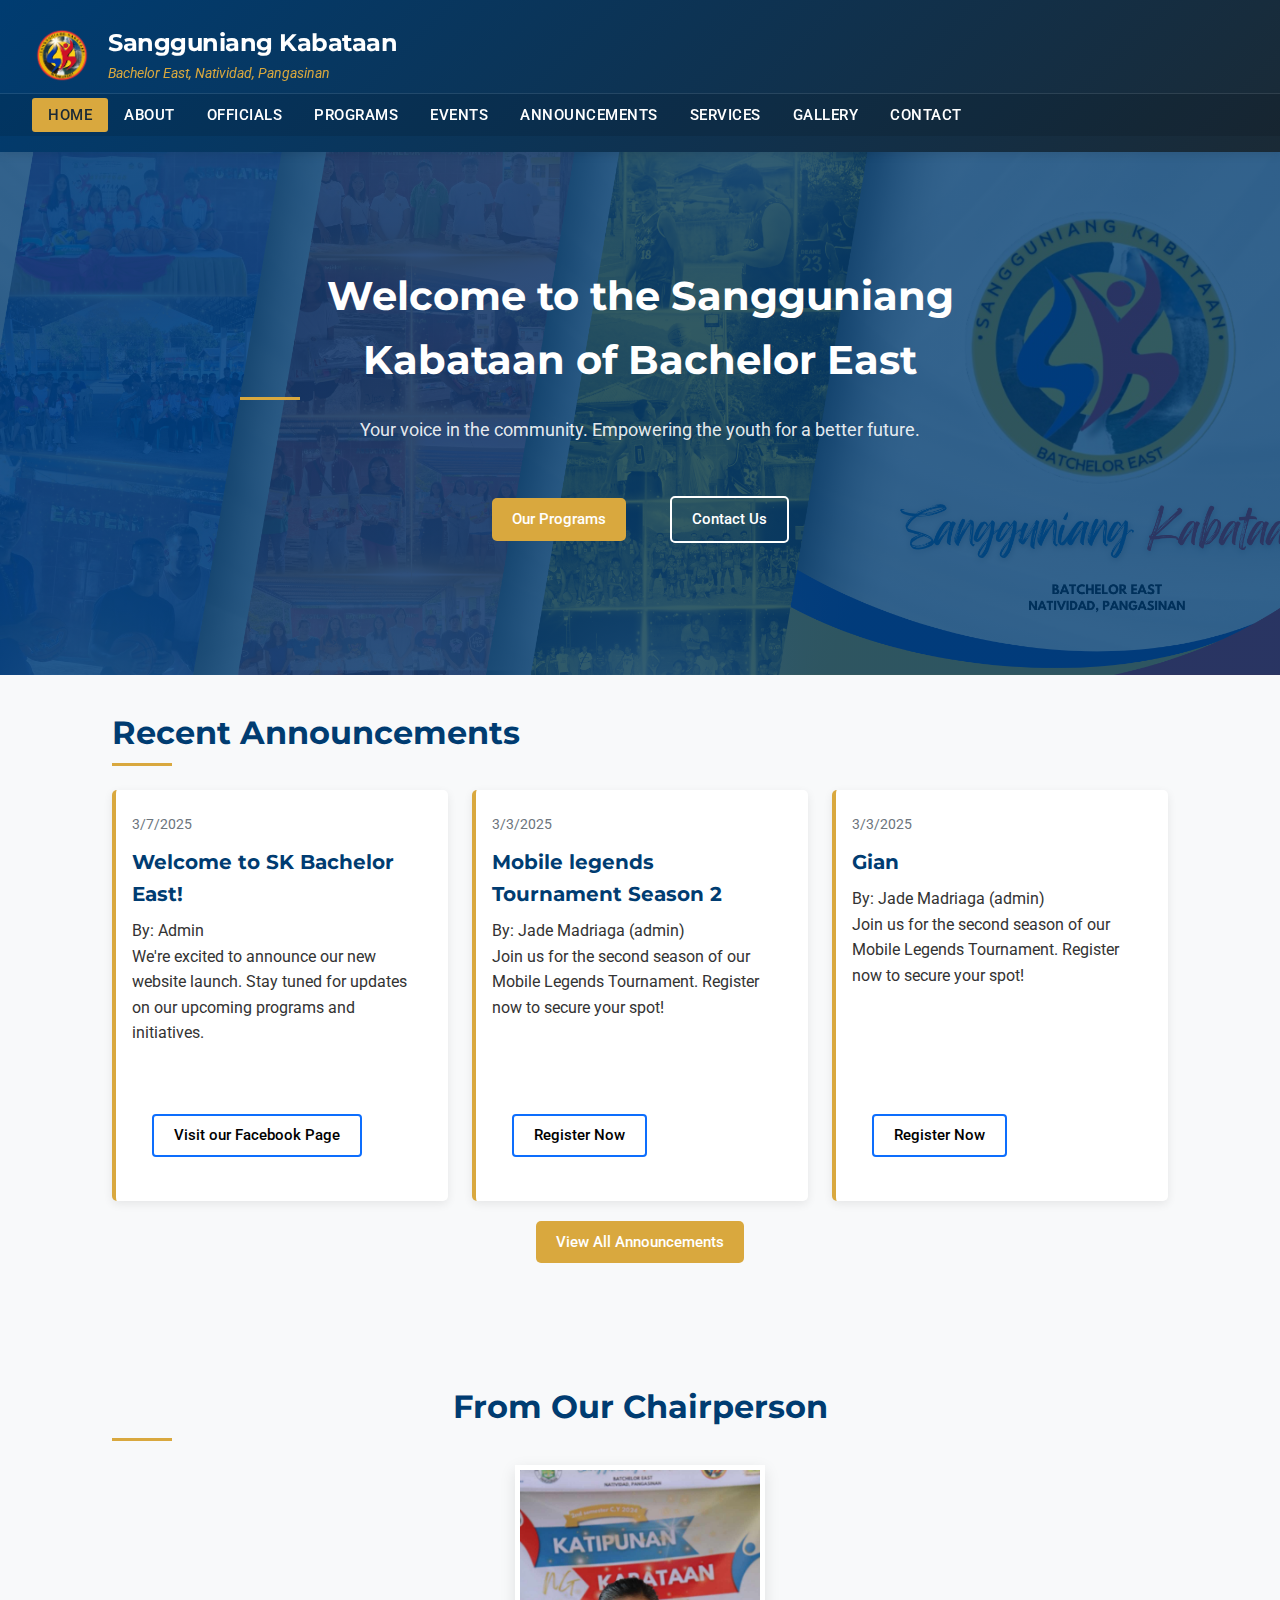
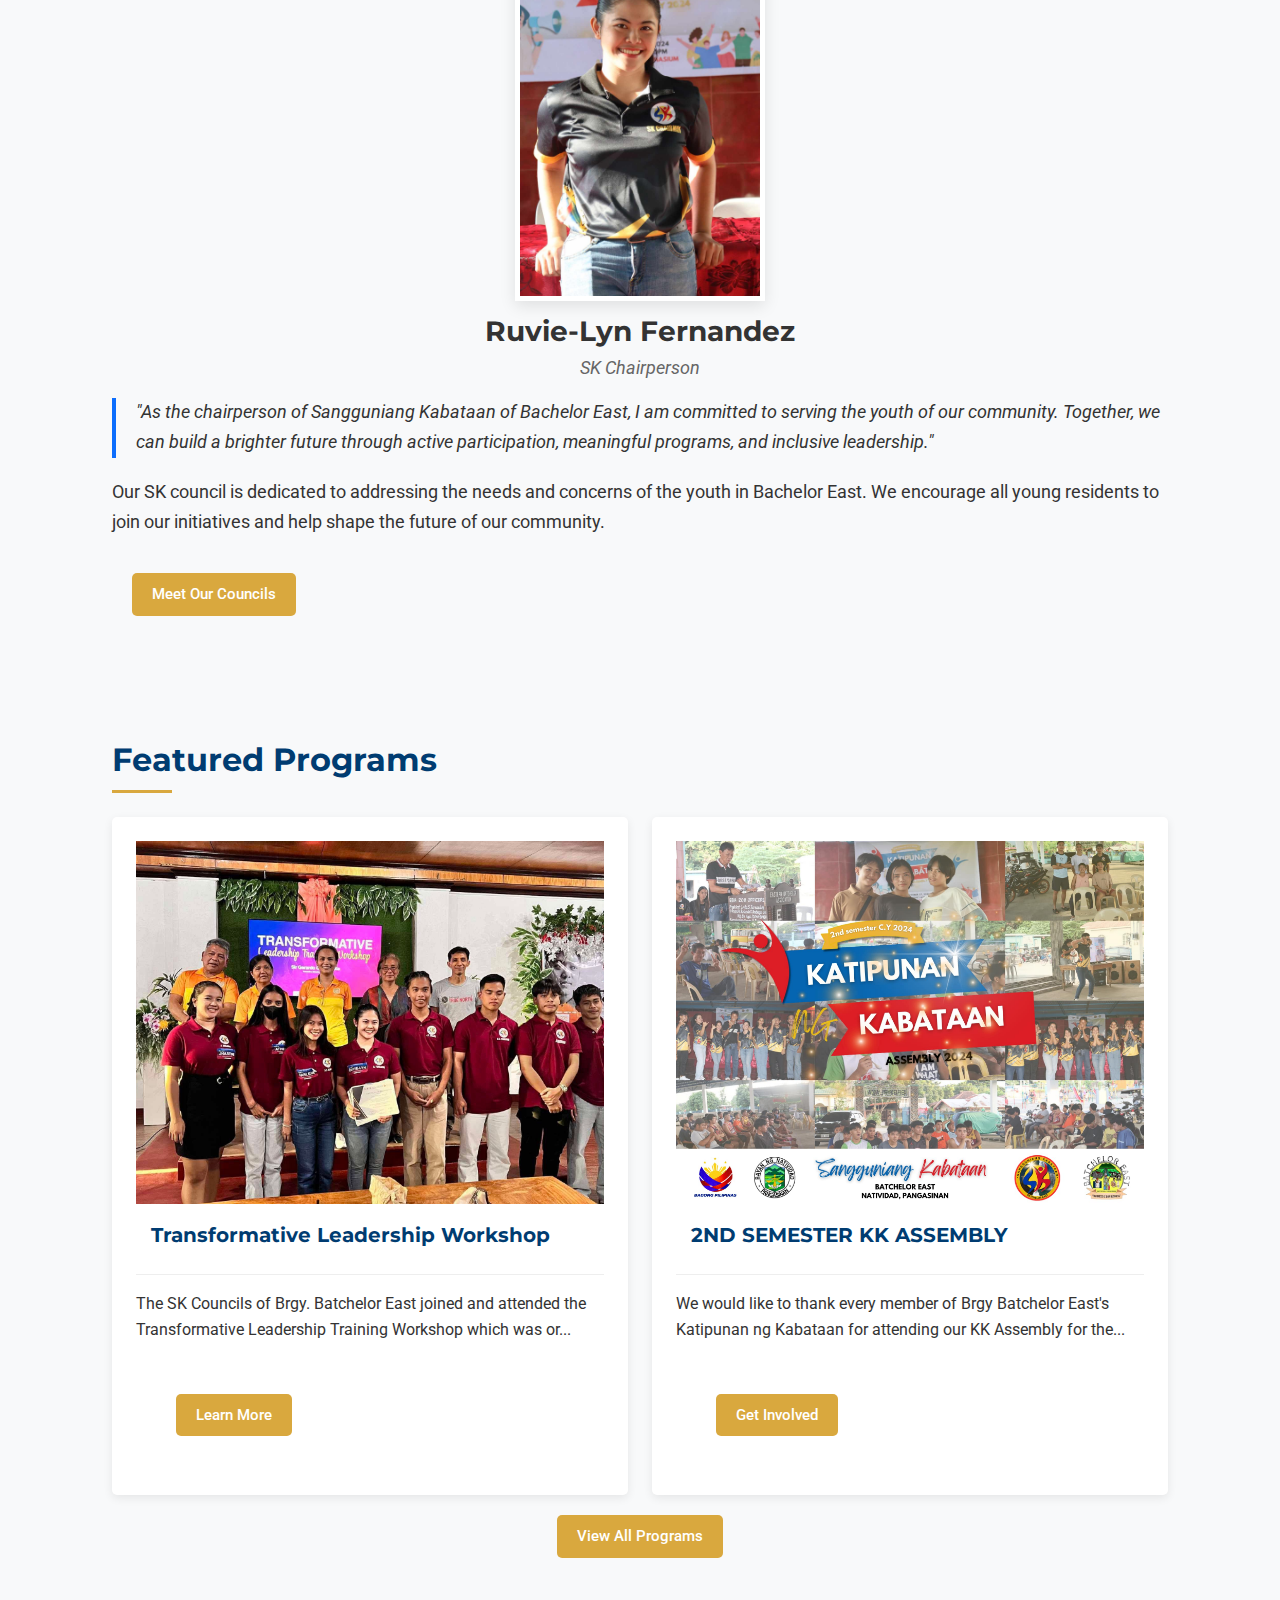
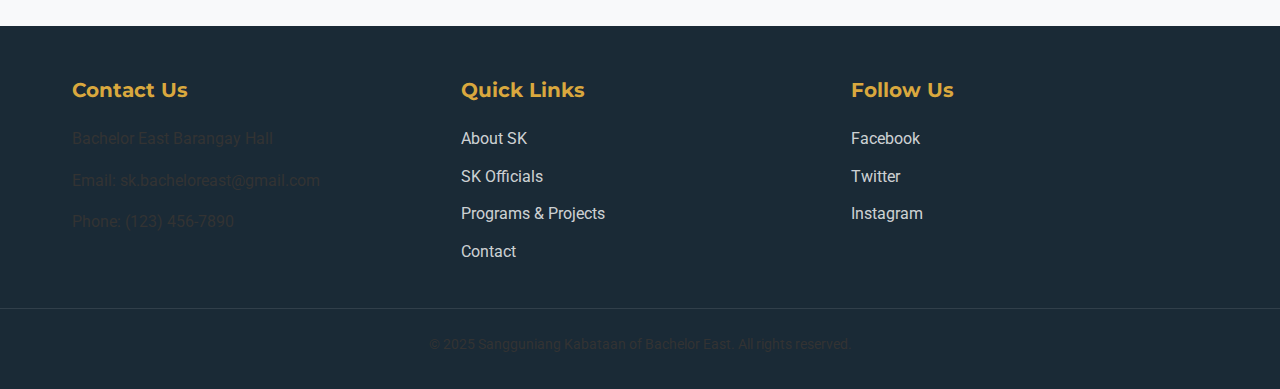
<file: skbeweb1.1/index.html>
<!DOCTYPE html>
<html lang="en">
<head>
    <meta charset="UTF-8">
    <meta name="viewport" content="width=device-width, initial-scale=1.0">
    <title>Sangguniang Kabataan of Bachelor East</title>
    <link href="https://fonts.googleapis.com/css2?family=Montserrat:wght@400;500;700&family=Roboto:wght@300;400;500&display=swap" rel="stylesheet">
    <link rel="stylesheet" href="css/bootstrap.min.css">
    <link rel="stylesheet" href="css/main.css">
</head>
<style>
    /* Featured programs card styling */
#featured-programs-container .card {
    height: 100%;
    display: flex;
    flex-direction: column;
}

#featured-programs-container .card-header {
    padding: 15px;
}

#featured-programs-container .card-body {
    flex: 1;
}

/* Image container for featured programs */
#featured-programs-container .card-img-container {
    height: 200px;
    overflow: hidden;
    position: relative;
}

#featured-programs-container .card-img-top {
    width: 100%;
    height: 100%;
    object-fit: cover;
    object-position: center;
    transition: transform 0.3s ease;
}

#featured-programs-container .card:hover .card-img-top {
    transform: scale(1.05);
}

/* Card footer positioning */
#featured-programs-container .card-footer {
    padding: 15px 20px;
    background: transparent;
    border-top: none;
}

/* Mobile responsiveness for cards */
@media (max-width: 767px) {
    #featured-programs-container .card-img-container {
        height: 180px;
    }
}
</style>
<body>
    <header>
        <div class="header-top">
            <div class="logo">
                <img src="assets/images/logo.png" alt="Sangguniang Kabataan Logo">
                <div class="logo-text">
                    <h1>Sangguniang Kabataan</h1>
                    <span>Bachelor East, Natividad, Pangasinan</span>
                </div>
            </div>
            <!-- Add mobile menu toggle button -->
        <button class="mobile-nav-toggle" aria-label="Toggle navigation menu">
            <span class="hamburger-icon"></span>
        </button>
        </div>
        <nav>
            <div class="nav-container">
                <ul id="main-nav">
                    <li><a href="index.html" class="active">Home</a></li>
                    <li><a href="pages/about.html">About</a></li>
                    <li><a href="pages/officials.html">Officials</a></li>
                    <li><a href="pages/programs.html">Programs</a></li>
                    <li><a href="events.html">Events</a></li>
                    <li><a href="pages/announcements.html">Announcements</a></li>
                    <li><a href="pages/services.html">Services</a></li>
                    <li><a href="pages/gallery.html">Gallery</a></li>
                    <li><a href="pages/contact.html">Contact</a></li>
                </ul>
            </div>
        </nav>
    </header>
    
    <section class="hero">
        <div class="overlay"></div>
        <div class="container">
            <h2>Welcome to the Sangguniang Kabataan of Bachelor East</h2>
            <p>Your voice in the community. Empowering the youth for a better future.</p>
            <a href="pages/programs.html" class="btn btn-primary">Our Programs</a>
            <a href="pages/contact.html" class="btn btn-outline">Contact Us</a>
        </div>
    </section>
    
    <main>
        <div class="container">
            <section class="section">
                <h2>Recent Announcements</h2>
                <div id="home-announcements-container" class="row">
                    <!-- Dynamic content will be loaded here by JavaScript -->
                    <div class="col-12 text-center">
                        <p>Loading announcements...</p>
                    </div>
                </div>
                <div class="text-center mt-4">
                    <a href="pages/announcements.html" class="btn btn-primary">View All Announcements</a>
                </div>
            </section>
            <!-- After the announcements section and before featured programs -->
<section class="section chairperson-section bg-light">
    <h2 class="text-center">From Our Chairperson</h2>
    <div class="row align-items-center">
        <div class="col-lg-4 col-md-5 mb-4 mb-md-0">
            <div class="chairperson-image-container text-center">
                <img src="assets/images/skc.jpg" alt="SK Chairperson" class="chairperson-image img-fluid rounded-circle">
                <h3 class="chairperson-name mt-3">Ruvie-Lyn Fernandez</h3>
                <p class="chairperson-title">SK Chairperson</p>
            </div>
        </div>
        <div class="col-lg-8 col-md-7">
            <div class="chairperson-message">
                <blockquote>
                    <p>"As the chairperson of Sangguniang Kabataan of Bachelor East, I am committed to serving the youth of our community. Together, we can build a brighter future through active participation, meaningful programs, and inclusive leadership."</p>
                </blockquote>
                <p>Our SK council is dedicated to addressing the needs and concerns of the youth in Bachelor East. We encourage all young residents to join our initiatives and help shape the future of our community.</p>
                <a href="pages/officials.html" class="btn btn-primary mt-3">Meet Our Councils</a>
            </div>
        </div>
    </div>
</section>
    <section class="section">
        <h2>Featured Programs</h2>
        <div id="featured-programs-container" class="row">
            <!-- Dynamic content will be loaded here by JavaScript -->
            <div class="col-12 text-center">
                <p>Loading featured programs...</p>
            </div>
        </div>
        <div class="text-center mt-4">
            <a href="pages/programs.html" class="btn btn-primary">View All Programs</a>
        </div>
    </section>
        </div>
    </main>
    
    <footer>
        <div class="footer-content">
            <div class="footer-column">
                <h3>Contact Us</h3>
                <p>Bachelor East Barangay Hall</p>
                <p>Email: sk.bacheloreast@gmail.com</p>
                <p>Phone: (123) 456-7890</p>
            </div>
            <div class="footer-column">
                <h3>Quick Links</h3>
                <ul>
                    <li><a href="pages/about.html">About SK</a></li>
                    <li><a href="pages/officials.html">SK Officials</a></li>
                    <li><a href="pages/programs.html">Programs & Projects</a></li>
                    <li><a href="pages/contact.html">Contact</a></li>
                </ul>
            </div>
            <div class="footer-column">
                <h3>Follow Us</h3>
                <ul>
                    <li><a href="#">Facebook</a></li>
                    <li><a href="#">Twitter</a></li>
                    <li><a href="#">Instagram</a></li>
                </ul>
            </div>
        </div>
        <div class="footer-bottom">
            <p>&copy; 2025 Sangguniang Kabataan of Bachelor East. All rights reserved.</p>
        </div>
    </footer>
    
    <script src="js/main.js"></script>
    <script src="js/home-announcements.js"></script>
    <script src="js/home-programs.js"></script>
</body>
</html>
</file>
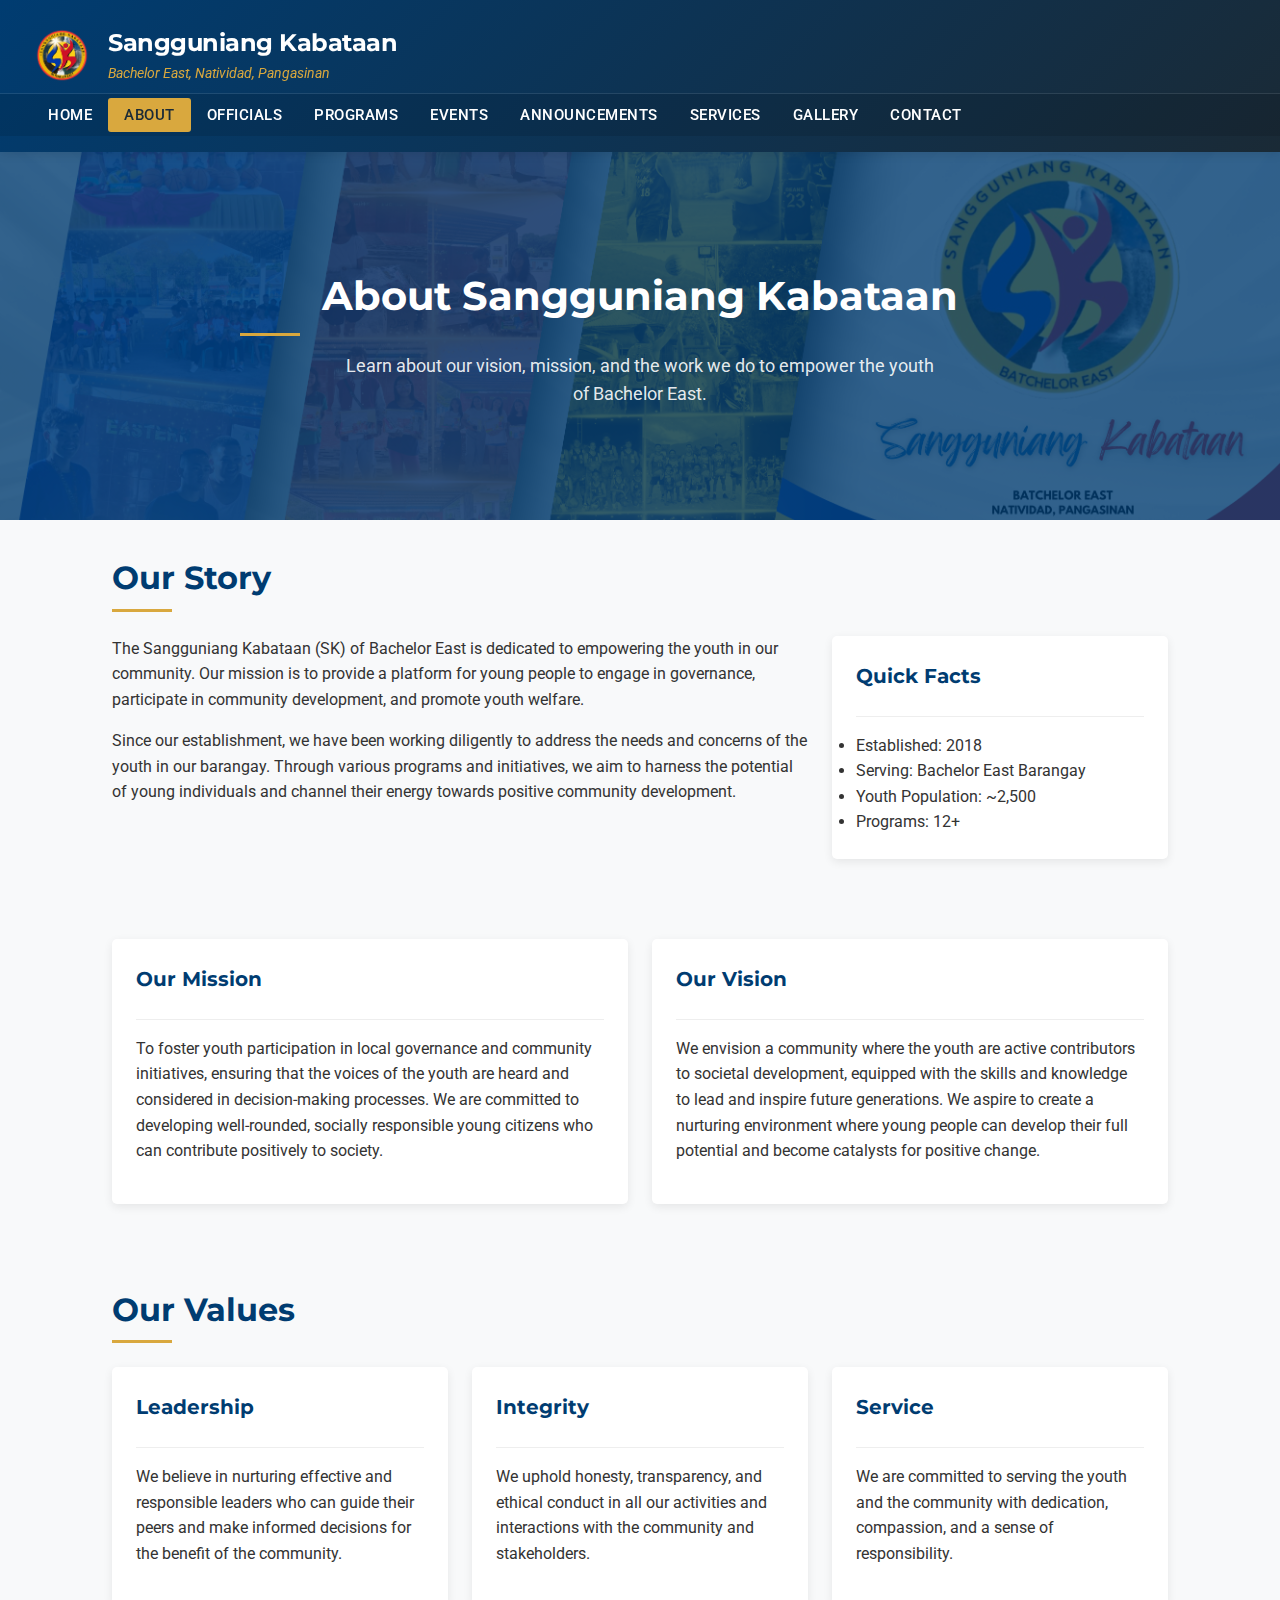
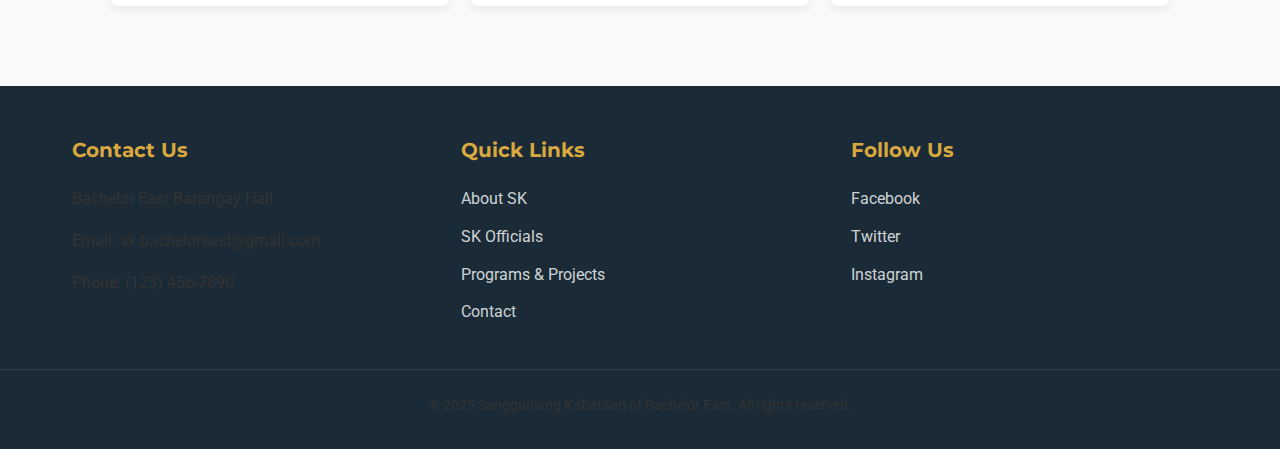
<file: skbeweb1.1/pages/about.html>
<!DOCTYPE html>
<html lang="en">
<head>
    <meta charset="UTF-8">
    <meta name="viewport" content="width=device-width, initial-scale=1.0">
    <title>About Sangguniang Kabataan - Bachelor East</title>
    <link href="https://fonts.googleapis.com/css2?family=Montserrat:wght@400;500;700&family=Roboto:wght@300;400;500&display=swap" rel="stylesheet">
    <link rel="stylesheet" href="../css/bootstrap.min.css">
    <link rel="stylesheet" href="../css/main.css">
</head>
<body>
    <header>
        <div class="header-top">
            <div class="logo">
                <img src="../assets/images/logo.png" alt="Sangguniang Kabataan Logo">
                <div class="logo-text">
                    <h1>Sangguniang Kabataan</h1>
                    <span>Bachelor East, Natividad, Pangasinan</span>
                </div>
            </div>
            <!-- Add mobile menu toggle button -->
            <button class="mobile-nav-toggle" aria-label="Toggle navigation menu">
                <span class="hamburger-icon"></span>
            </button>
        </div>
        <nav>
            <div class="nav-container">
                <ul id="main-nav">
                    <li><a href="../index.html">Home</a></li>
                    <li><a href="about.html" class="active">About</a></li>
                    <li><a href="officials.html">Officials</a></li>
                    <li><a href="programs.html">Programs</a></li>
                    <li><a href="events.html">Events</a></li>
                    <li><a href="announcements.html">Announcements</a></li>
                    <li><a href="services.html">Services</a></li>
                    <li><a href="gallery.html">Gallery</a></li>
                    <li><a href="contact.html">Contact</a></li>
                </ul>
            </div>
        </nav>
    </header>
    
    <section class="hero">
        <div class="container">
            <h2>About Sangguniang Kabataan</h2>
            <p>Learn about our vision, mission, and the work we do to empower the youth of Bachelor East.</p>
        </div>
    </section>
    
    <main>
        <div class="container">
            <section class="section">
                <h2>Our Story</h2>
                <div class="row">
                    <div class="col-md-8">
                        <p>The Sangguniang Kabataan (SK) of Bachelor East is dedicated to empowering the youth in our community. Our mission is to provide a platform for young people to engage in governance, participate in community development, and promote youth welfare.</p>
                        
                        <p>Since our establishment, we have been working diligently to address the needs and concerns of the youth in our barangay. Through various programs and initiatives, we aim to harness the potential of young individuals and channel their energy towards positive community development.</p>
                    </div>
                    <div class="col-md-4">
                        <div class="card">
                            <div class="card-header">
                                <h3 class="card-title">Quick Facts</h3>
                            </div>
                            <ul>
                                <li>Established: 2018</li>
                                <li>Serving: Bachelor East Barangay</li>
                                <li>Youth Population: ~2,500</li>
                                <li>Programs: 12+</li>
                            </ul>
                        </div>
                    </div>
                </div>
            </section>
            
            <section class="section">
                <div class="row">
                    <div class="col-md-6">
                        <div class="card">
                            <div class="card-header">
                                <h3 class="card-title">Our Mission</h3>
                            </div>
                            <p>To foster youth participation in local governance and community initiatives, ensuring that the voices of the youth are heard and considered in decision-making processes. We are committed to developing well-rounded, socially responsible young citizens who can contribute positively to society.</p>
                        </div>
                    </div>
                    <div class="col-md-6">
                        <div class="card">
                            <div class="card-header">
                                <h3 class="card-title">Our Vision</h3>
                            </div>
                            <p>We envision a community where the youth are active contributors to societal development, equipped with the skills and knowledge to lead and inspire future generations. We aspire to create a nurturing environment where young people can develop their full potential and become catalysts for positive change.</p>
                        </div>
                    </div>
                </div>
            </section>
            
            <section class="section">
                <h2>Our Values</h2>
                <div class="row">
                    <div class="col-md-4">
                        <div class="card">
                            <div class="card-header">
                                <h3 class="card-title">Leadership</h3>
                            </div>
                            <p>We believe in nurturing effective and responsible leaders who can guide their peers and make informed decisions for the benefit of the community.</p>
                        </div>
                    </div>
                    <div class="col-md-4">
                        <div class="card">
                            <div class="card-header">
                                <h3 class="card-title">Integrity</h3>
                            </div>
                            <p>We uphold honesty, transparency, and ethical conduct in all our activities and interactions with the community and stakeholders.</p>
                        </div>
                    </div>
                    <div class="col-md-4">
                        <div class="card">
                            <div class="card-header">
                                <h3 class="card-title">Service</h3>
                            </div>
                            <p>We are committed to serving the youth and the community with dedication, compassion, and a sense of responsibility.</p>
                        </div>
                    </div>
                </div>
            </section>
        </div>
    </main>
    
    <footer>
        <div class="footer-content">
            <div class="footer-column">
                <h3>Contact Us</h3>
                <p>Bachelor East Barangay Hall</p>
                <p>Email: sk.bacheloreast@gmail.com</p>
                <p>Phone: (123) 456-7890</p>
            </div>
            <div class="footer-column">
                <h3>Quick Links</h3>
                <ul>
                    <li><a href="about.html">About SK</a></li>
                    <li><a href="officials.html">SK Officials</a></li>
                    <li><a href="programs.html">Programs & Projects</a></li>
                    <li><a href="contact.html">Contact</a></li>
                </ul>
            </div>
            <div class="footer-column">
                <h3>Follow Us</h3>
                <ul>
                    <li><a href="#">Facebook</a></li>
                    <li><a href="#">Twitter</a></li>
                    <li><a href="#">Instagram</a></li>
                </ul>
            </div>
        </div>
        <div class="footer-bottom">
            <p>&copy; 2025 Sangguniang Kabataan of Bachelor East. All rights reserved.</p>
        </div>
    </footer>
    
    <script src="../js/main.js"></script>
</body>
</html>
</file>
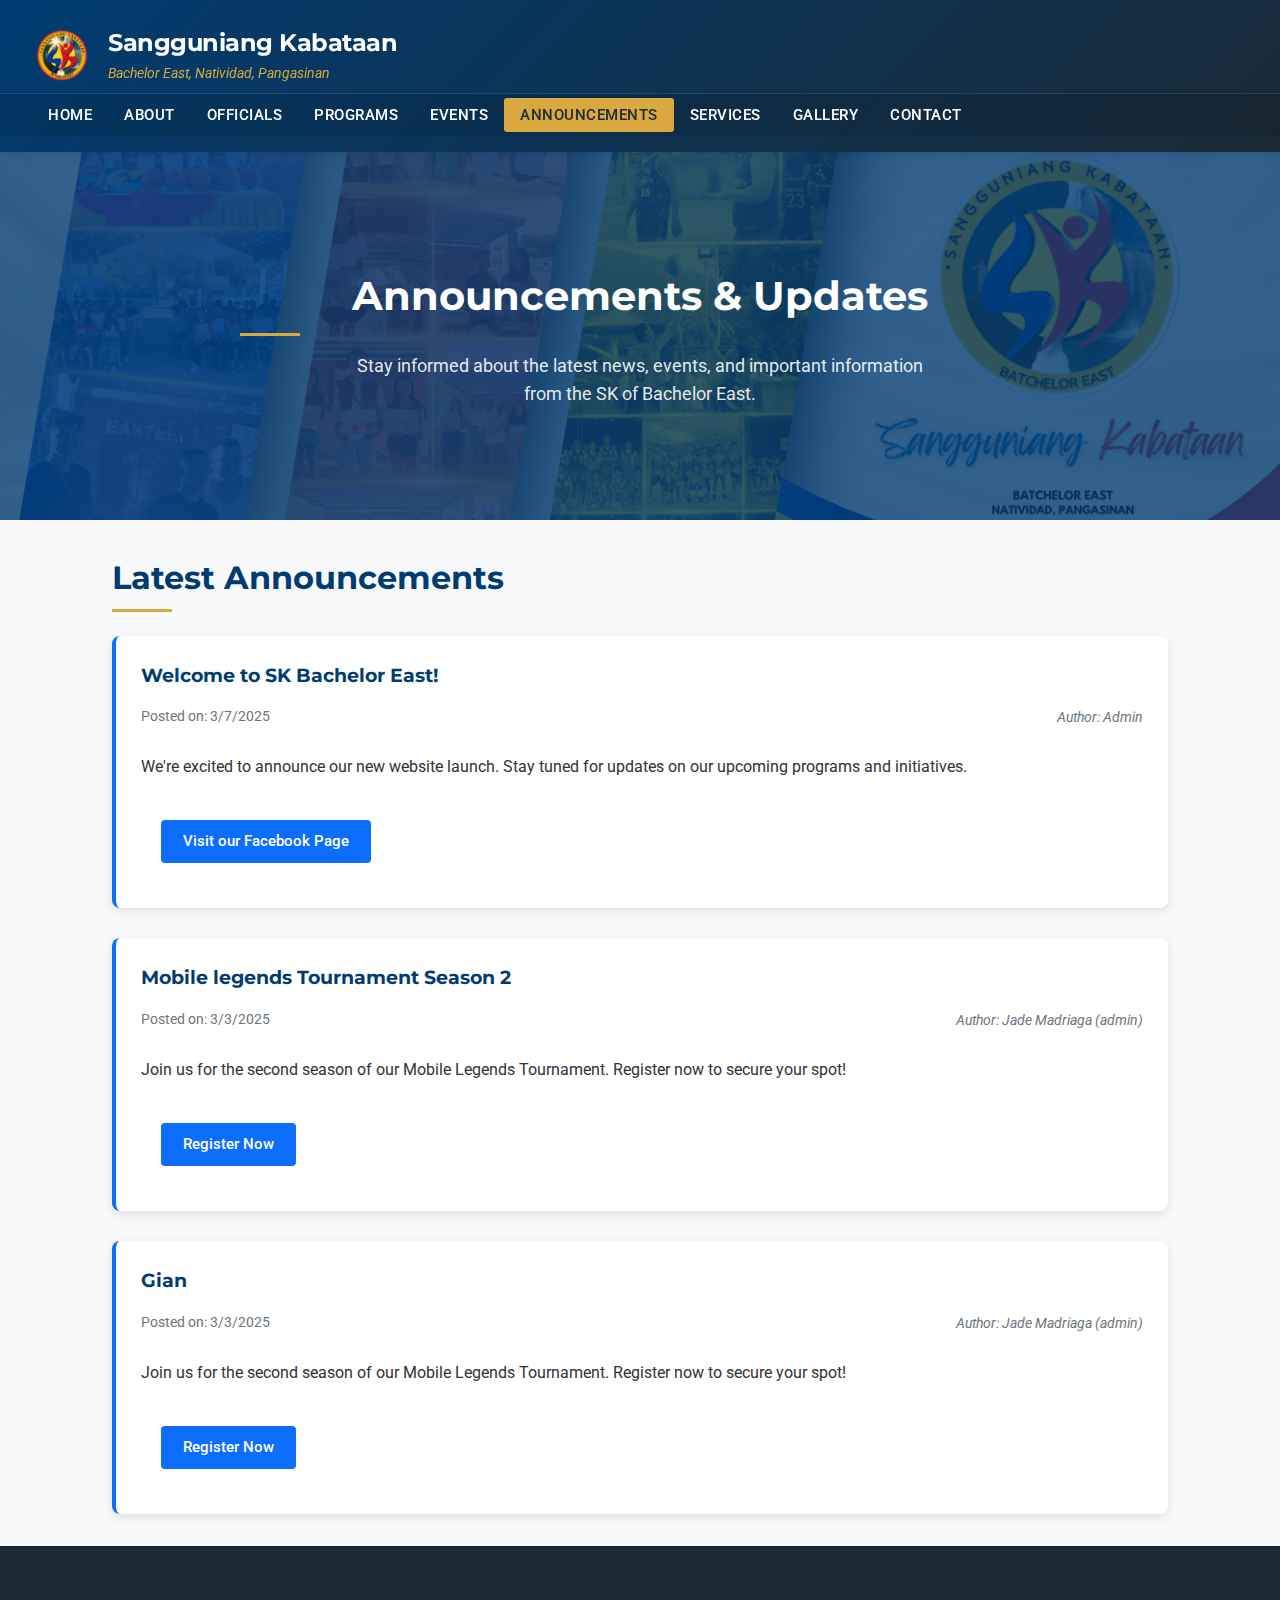
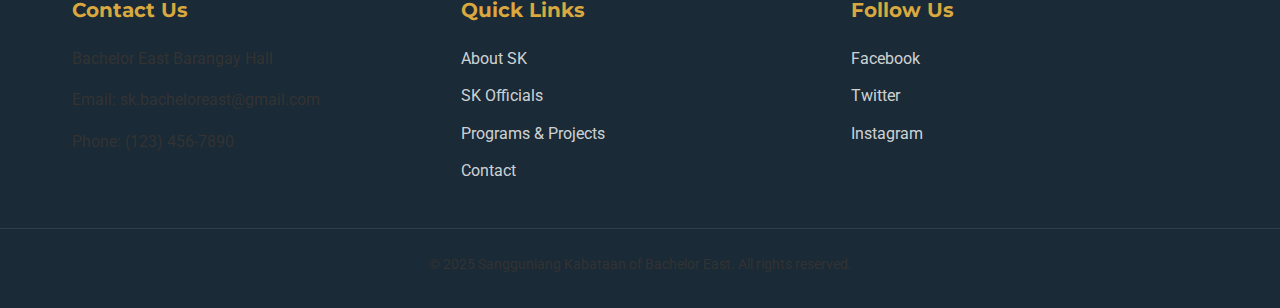
<file: skbeweb1.1/pages/announcements.html>
<!DOCTYPE html>
<html lang="en">
<head>
    <meta charset="UTF-8">
    <meta name="viewport" content="width=device-width, initial-scale=1.0">
    <title>Announcements - Sangguniang Kabataan of Bachelor East</title>
    <link href="https://fonts.googleapis.com/css2?family=Montserrat:wght@400;500;700&family=Roboto:wght@300;400;500&display=swap" rel="stylesheet">
    <link rel="stylesheet" href="../css/bootstrap.min.css">
    <link rel="stylesheet" href="../css/main.css">
    <style>
        /* Additional styles for announcements */
        .announcement-item {
            margin-bottom: 30px;
            padding: 25px;
            border-radius: 8px;
            background-color: #fff;
            box-shadow: 0 3px 10px rgba(0,0,0,0.1);
            transition: transform 0.2s ease;
        }
        
        .announcement-item:hover {
            transform: translateY(-5px);
        }
        
        .announcement-info {
            display: flex;
            justify-content: space-between;
            flex-wrap: wrap;
            color: #6c757d;
            font-size: 0.9rem;
            margin-bottom: 15px;
        }
        
        .announcement-content {
            line-height: 1.7;
            margin-bottom: 20px;
        }
        
        .announcement-link {
            display: inline-block;
            padding: 8px 20px;
            font-weight: 500;
            text-decoration: none;
            border-radius: 4px;
            transition: all 0.3s ease;
        }
        
        .btn-primary.announcement-link {
            background-color: #0d6efd;
            color: white;
            border: 2px solid #0d6efd;
        }
        
        .btn-primary.announcement-link:hover {
            background-color: #0b5ed7;
            border-color: #0b5ed7;
            box-shadow: 0 2px 8px rgba(13, 110, 253, 0.4);
        }
    </style>
</head>
<body>
    <header>
        <div class="header-top">
            <div class="logo">
                <img src="../assets/images/logo.png" alt="Sangguniang Kabataan Logo">
                <div class="logo-text">
                    <h1>Sangguniang Kabataan</h1>
                    <span>Bachelor East, Natividad, Pangasinan</span>
                </div>
            </div>
            <!-- Add mobile menu toggle button -->
            <button class="mobile-nav-toggle" aria-label="Toggle navigation menu">
                <span class="hamburger-icon"></span>
            </button>
        </div>
        <nav>
            <div class="nav-container">
                <ul id="main-nav">
                    <li><a href="../index.html">Home</a></li>
                    <li><a href="about.html">About</a></li>
                    <li><a href="officials.html">Officials</a></li>
                    <li><a href="programs.html">Programs</a></li>
                    <li><a href="events.html">Events</a></li>
                    <li><a href="announcements.html" class="active">Announcements</a></li>
                    <li><a href="services.html">Services</a></li>
                    <li><a href="gallery.html">Gallery</a></li>
                    <li><a href="contact.html">Contact</a></li>
                </ul>
            </div>
        </nav>
    </header>
    
    <section class="hero">
        <div class="container">
            <h2>Announcements & Updates</h2>
            <p>Stay informed about the latest news, events, and important information from the SK of Bachelor East.</p>
        </div>
    </section>
    
    <main>
        <div class="container">
            <section class="announcements-section">
                <h2>Latest Announcements</h2>
                <div id="announcement-container">
                    <p class="text-center">Loading announcements...</p>
                </div>
            </section>
        </div>
    </main>
    
    <footer>
        <div class="footer-content">
            <div class="footer-column">
                <h3>Contact Us</h3>
                <p>Bachelor East Barangay Hall</p>
                <p>Email: sk.bacheloreast@gmail.com</p>
                <p>Phone: (123) 456-7890</p>
            </div>
            <div class="footer-column">
                <h3>Quick Links</h3>
                <ul>
                    <li><a href="about.html">About SK</a></li>
                    <li><a href="officials.html">SK Officials</a></li>
                    <li><a href="programs.html">Programs & Projects</a></li>
                    <li><a href="contact.html">Contact</a></li>
                </ul>
            </div>
            <div class="footer-column">
                <h3>Follow Us</h3>
                <ul>
                    <li><a href="#">Facebook</a></li>
                    <li><a href="#">Twitter</a></li>
                    <li><a href="#">Instagram</a></li>
                </ul>
            </div>
        </div>
        <div class="footer-bottom">
            <p>&copy; 2025 Sangguniang Kabataan of Bachelor East. All rights reserved.</p>
        </div>
    </footer>
    
    <script src="../js/main.js"></script>
    <script src="../js/announcements.js"></script>
</body>
</html>
</file>
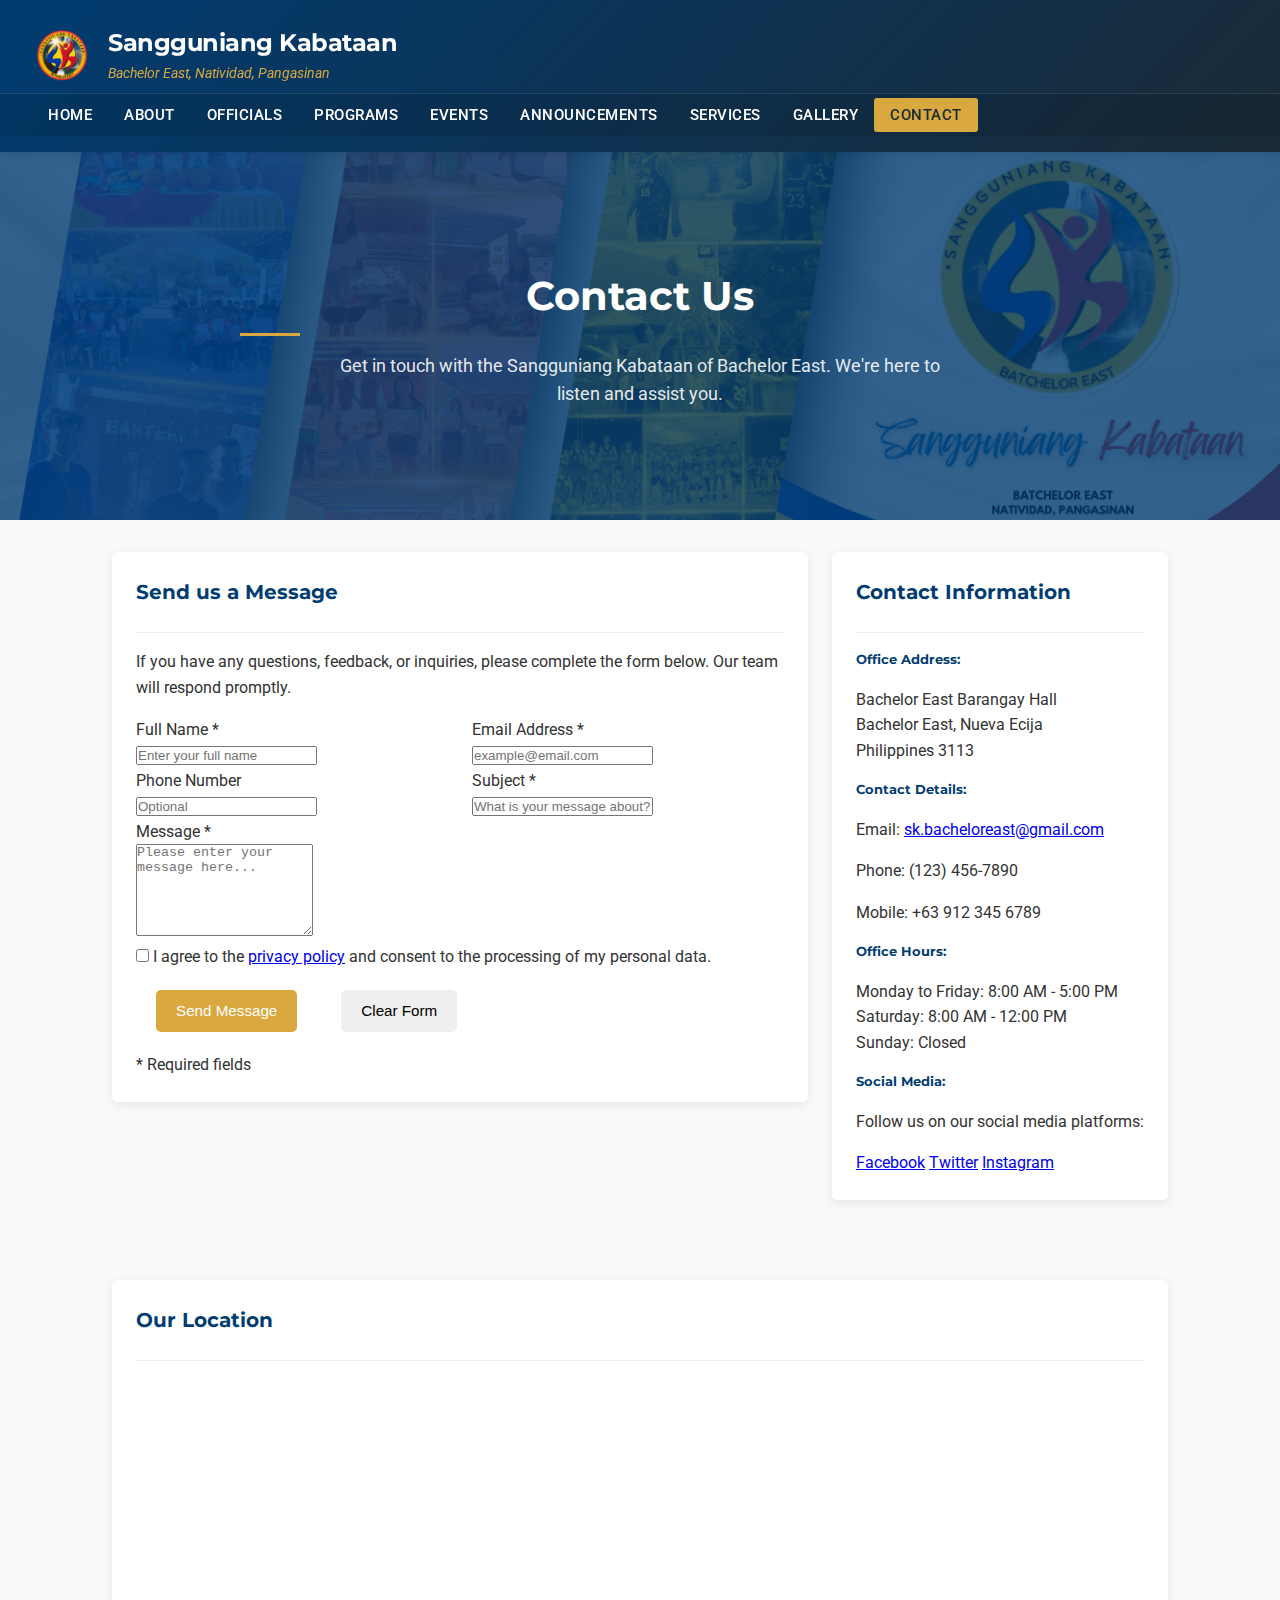
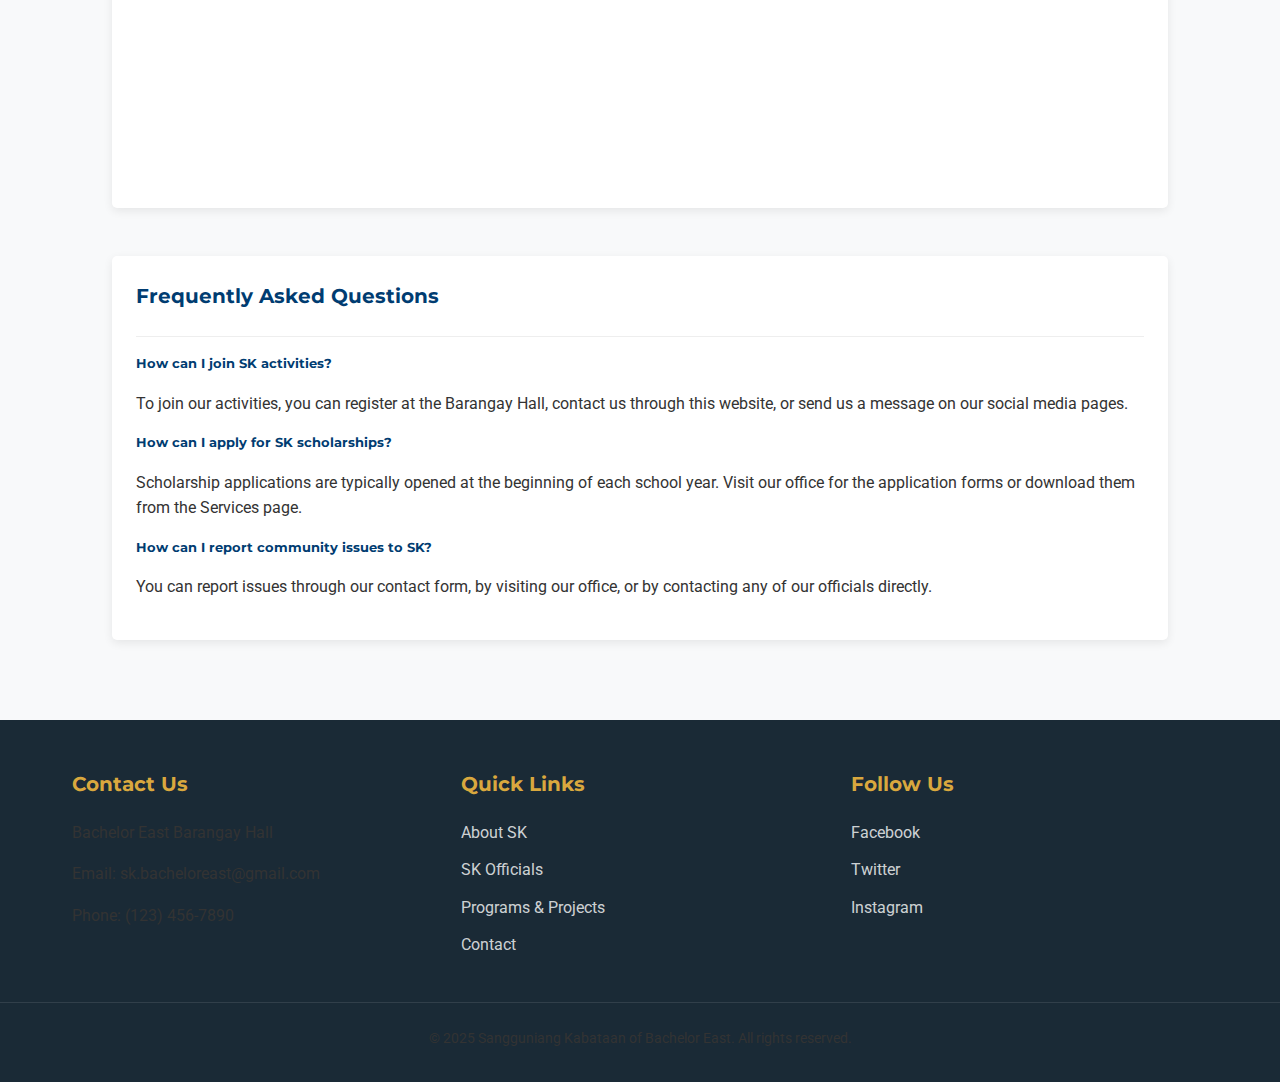
<file: skbeweb1.1/pages/contact.html>
<!DOCTYPE html>
<html lang="en">
<head>
    <meta charset="UTF-8">
    <meta name="viewport" content="width=device-width, initial-scale=1.0">
    <title>Contact - Sangguniang Kabataan of Bachelor East</title>
    <link href="https://fonts.googleapis.com/css2?family=Montserrat:wght@400;500;700&family=Roboto:wght@300;400;500&display=swap" rel="stylesheet">
    <link rel="stylesheet" href="../css/bootstrap.min.css">
    <link rel="stylesheet" href="../css/main.css">
</head>
<body>
    <header>
        <div class="header-top">
            <div class="logo">
                <img src="../assets/images/logo.png" alt="Sangguniang Kabataan Logo">
                <div class="logo-text">
                    <h1>Sangguniang Kabataan</h1>
                    <span>Bachelor East, Natividad, Pangasinan</span>
                </div>
            </div>
            <!-- Add mobile menu toggle button -->
            <button class="mobile-nav-toggle" aria-label="Toggle navigation menu">
                <span class="hamburger-icon"></span>
            </button>
        </div>
        <nav>
            <div class="nav-container">
                <ul id="main-nav">
                    <li><a href="../index.html">Home</a></li>
                    <li><a href="about.html">About</a></li>
                    <li><a href="officials.html">Officials</a></li>
                    <li><a href="programs.html">Programs</a></li>
                    <li><a href="events.html">Events</a></li>
                    <li><a href="announcements.html">Announcements</a></li>
                    <li><a href="services.html">Services</a></li>
                    <li><a href="gallery.html">Gallery</a></li>
                    <li><a href="contact.html"class="active">Contact</a></li>
                </ul>
            </div>
        </nav>
    </header>
    
    <section class="hero">
        <div class="container">
            <h2>Contact Us</h2>
            <p>Get in touch with the Sangguniang Kabataan of Bachelor East. We're here to listen and assist you.</p>
        </div>
    </section>
    
    <main>
        <div class="container">
            <section class="section">
                <div class="row">
                    <div class="col-md-8">
                        <div class="card">
                            <div class="card-header">
                                <h3 class="card-title">Send us a Message</h3>
                            </div>
                            <div class="card-body">
                                <p class="text-muted mb-4">If you have any questions, feedback, or inquiries, please complete the form below. Our team will respond promptly.</p>
                                
                                <form action="#" method="post" id="contactForm" class="contact-form">
                                    <div class="row">
                                        <div class="col-md-6">
                                            <div class="form-group mb-4">
                                                <label for="name" class="form-label fw-bold">Full Name <span class="text-danger">*</span></label>
                                                <div class="input-group">
                                                    <span class="input-group-text bg-light border-end-0"><i class="bi bi-person"></i></span>
                                                    <input type="text" id="name" name="name" class="form-control border-start-0 ps-0" placeholder="Enter your full name" required>
                                                </div>
                                            </div>
                                        </div>
                                        
                                        <div class="col-md-6">
                                            <div class="form-group mb-4">
                                                <label for="email" class="form-label fw-bold">Email Address <span class="text-danger">*</span></label>
                                                <div class="input-group">
                                                    <span class="input-group-text bg-light border-end-0"><i class="bi bi-envelope"></i></span>
                                                    <input type="email" id="email" name="email" class="form-control border-start-0 ps-0" placeholder="example@email.com" required>
                                                </div>
                                            </div>
                                        </div>
                                    </div>
                                    
                                    <div class="row">
                                        <div class="col-md-6">
                                            <div class="form-group mb-4">
                                                <label for="phone" class="form-label fw-bold">Phone Number</label>
                                                <div class="input-group">
                                                    <span class="input-group-text bg-light border-end-0"><i class="bi bi-telephone"></i></span>
                                                    <input type="tel" id="phone" name="phone" class="form-control border-start-0 ps-0" placeholder="Optional">
                                                </div>
                                            </div>
                                        </div>
                                        
                                        <div class="col-md-6">
                                            <div class="form-group mb-4">
                                                <label for="subject" class="form-label fw-bold">Subject <span class="text-danger">*</span></label>
                                                <div class="input-group">
                                                    <span class="input-group-text bg-light border-end-0"><i class="bi bi-chat-square-text"></i></span>
                                                    <input type="text" id="subject" name="subject" class="form-control border-start-0 ps-0" placeholder="What is your message about?" required>
                                                </div>
                                            </div>
                                        </div>
                                    </div>
                                    
                                    <div class="form-group mb-4">
                                        <label for="message" class="form-label fw-bold">Message <span class="text-danger">*</span></label>
                                        <div class="input-group">
                                            <span class="input-group-text bg-light border-end-0 align-self-start pt-2"><i class="bi bi-pencil-square"></i></span>
                                            <textarea id="message" name="message" class="form-control border-start-0 ps-0" rows="6" placeholder="Please enter your message here..." required></textarea>
                                        </div>
                                    </div>
                                    
                                    <div class="form-group mb-3">
                                        <div class="form-check">
                                            <input class="form-check-input" type="checkbox" value="" id="privacyPolicy" required>
                                            <label class="form-check-label" for="privacyPolicy">
                                                I agree to the <a href="#">privacy policy</a> and consent to the processing of my personal data.
                                            </label>
                                        </div>
                                    </div>
                                    
                                    <div class="d-grid gap-2 d-md-flex justify-content-md-start">
                                        <button type="submit" class="btn btn-primary px-4 py-2">
                                            <i class="bi bi-send me-2"></i>Send Message
                                        </button>
                                        <button type="reset" class="btn btn-outline-secondary px-4 py-2">
                                            <i class="bi bi-x-circle me-2"></i>Clear Form
                                        </button>
                                    </div>
                                    
                                    <div class="form-text mt-3">
                                        <span class="text-danger">*</span> Required fields
                                    </div>
                                </form>
                            </div>
                        </div>
                    </div>
                    
                    <div class="col-md-4">
                        <div class="card">
                            <div class="card-header">
                                <h3 class="card-title">Contact Information</h3>
                            </div>
                            <div class="card-body">
                                <div class="mb-4">
                                    <h5><i class="icon-location"></i> Office Address:</h5>
                                    <p>Bachelor East Barangay Hall<br>
                                    Bachelor East, Nueva Ecija<br>
                                    Philippines 3113</p>
                                </div>
                                
                                <div class="mb-4">
                                    <h5><i class="icon-contact"></i> Contact Details:</h5>
                                    <p>Email: <a href="mailto:sk.bacheloreast@gmail.com">sk.bacheloreast@gmail.com</a></p>
                                    <p>Phone: (123) 456-7890</p>
                                    <p>Mobile: +63 912 345 6789</p>
                                </div>
                                
                                <div class="mb-4">
                                    <h5><i class="icon-clock"></i> Office Hours:</h5>
                                    <p>Monday to Friday: 8:00 AM - 5:00 PM<br>
                                    Saturday: 8:00 AM - 12:00 PM<br>
                                    Sunday: Closed</p>
                                </div>
                                
                                <div>
                                    <h5><i class="icon-social"></i> Social Media:</h5>
                                    <p>Follow us on our social media platforms:</p>
                                    <div class="social-links">
                                        <a href="#" class="social-link">Facebook</a>
                                        <a href="#" class="social-link">Twitter</a>
                                        <a href="#" class="social-link">Instagram</a>
                                    </div>
                                </div>
                            </div>
                        </div>
                    </div>
                </div>
            </section>
            
            <section class="section">
                <div class="card">
                    <div class="card-header">
                        <h3 class="card-title">Our Location</h3>
                    </div>
                    <div class="map-container">
                        <!-- Replace with actual Google Maps embed code -->
                        <iframe src="https://www.google.com/maps/embed?pb=!1m18!1m12!1m3!1d1822.2447891053519!2d120.82283561803999!3d16.054966062649!2m3!1f0!2f0!3f0!3m2!1i1024!2i768!4f13.1!3m3!1m2!1s0x33911d0030a78641%3A0x4d66e93349c07443!2sBarchelor%20East%20Barangay%20Hall!5e1!3m2!1sen!2sph!4v1741338129212!5m2!1sen!2sph" 
                            width="100%" height="400" style="border:0;" allowfullscreen="" loading="lazy" 
                            referrerpolicy="no-referrer-when-downgrade" title="Bachelor East Barangay Hall Location"></iframe>
                    </div>
                </div>
            </section>
            
            <section class="section">
                <div class="row">
                    <div class="col-md-12">
                        <div class="card">
                            <div class="card-header">
                                <h3 class="card-title">Frequently Asked Questions</h3>
                            </div>
                            <div class="card-body">
                                <div class="faq-item mb-4">
                                    <h5>How can I join SK activities?</h5>
                                    <p>To join our activities, you can register at the Barangay Hall, contact us through this website, or send us a message on our social media pages.</p>
                                </div>
                                <div class="faq-item mb-4">
                                    <h5>How can I apply for SK scholarships?</h5>
                                    <p>Scholarship applications are typically opened at the beginning of each school year. Visit our office for the application forms or download them from the Services page.</p>
                                </div>
                                <div class="faq-item mb-4">
                                    <h5>How can I report community issues to SK?</h5>
                                    <p>You can report issues through our contact form, by visiting our office, or by contacting any of our officials directly.</p>
                                </div>
                            </div>
                        </div>
                    </div>
                </div>
            </section>
        </div>
    </main>
    
    <footer>
        <div class="footer-content">
            <div class="footer-column">
                <h3>Contact Us</h3>
                <p>Bachelor East Barangay Hall</p>
                <p>Email: sk.bacheloreast@gmail.com</p>
                <p>Phone: (123) 456-7890</p>
            </div>
            <div class="footer-column">
                <h3>Quick Links</h3>
                <ul>
                    <li><a href="about.html">About SK</a></li>
                    <li><a href="officials.html">SK Officials</a></li>
                    <li><a href="programs.html">Programs & Projects</a></li>
                    <li><a href="contact.html">Contact</a></li>
                </ul>
            </div>
            <div class="footer-column">
                <h3>Follow Us</h3>
                <ul>
                    <li><a href="#">Facebook</a></li>
                    <li><a href="#">Twitter</a></li>
                    <li><a href="#">Instagram</a></li>
                </ul>
            </div>
        </div>
        <div class="footer-bottom">
            <p>&copy; 2025 Sangguniang Kabataan of Bachelor East. All rights reserved.</p>
        </div>
    </footer>
    
    <script src="../js/main.js"></script>
</body>
</html>
</file>
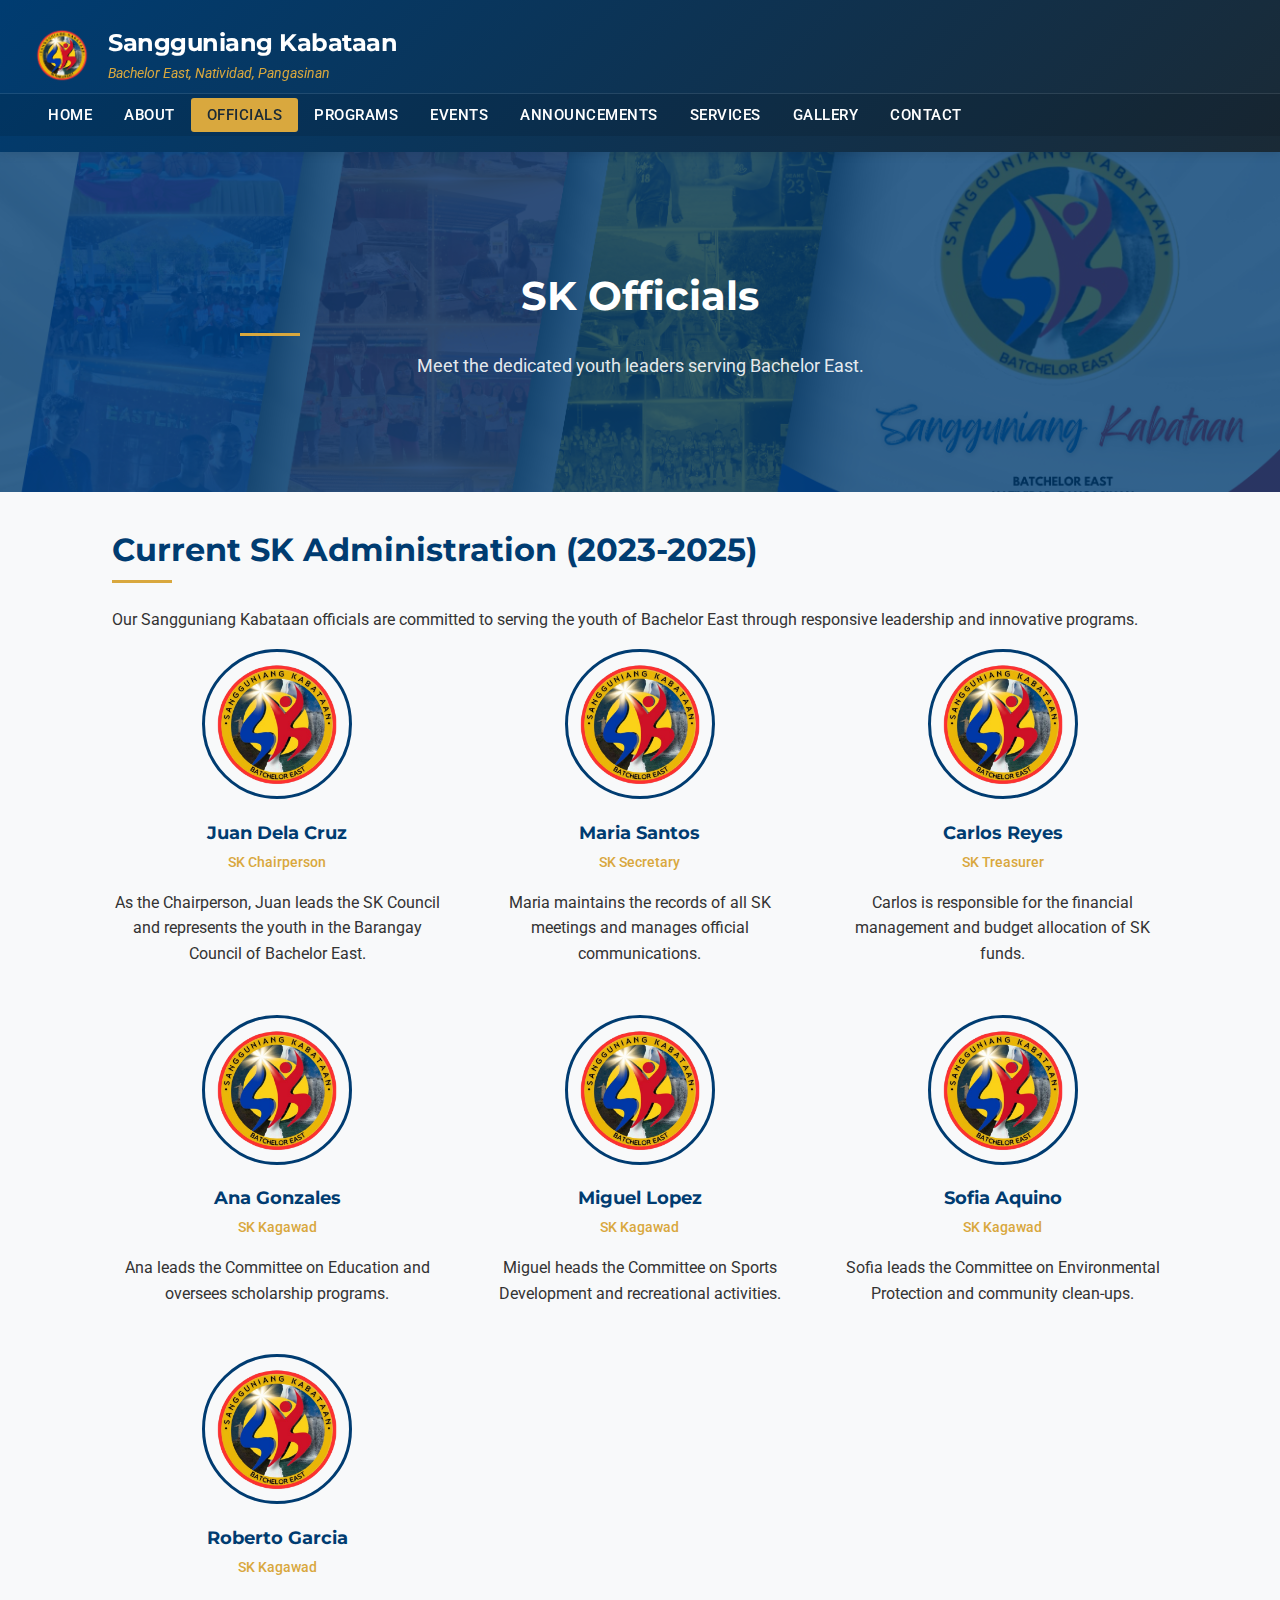
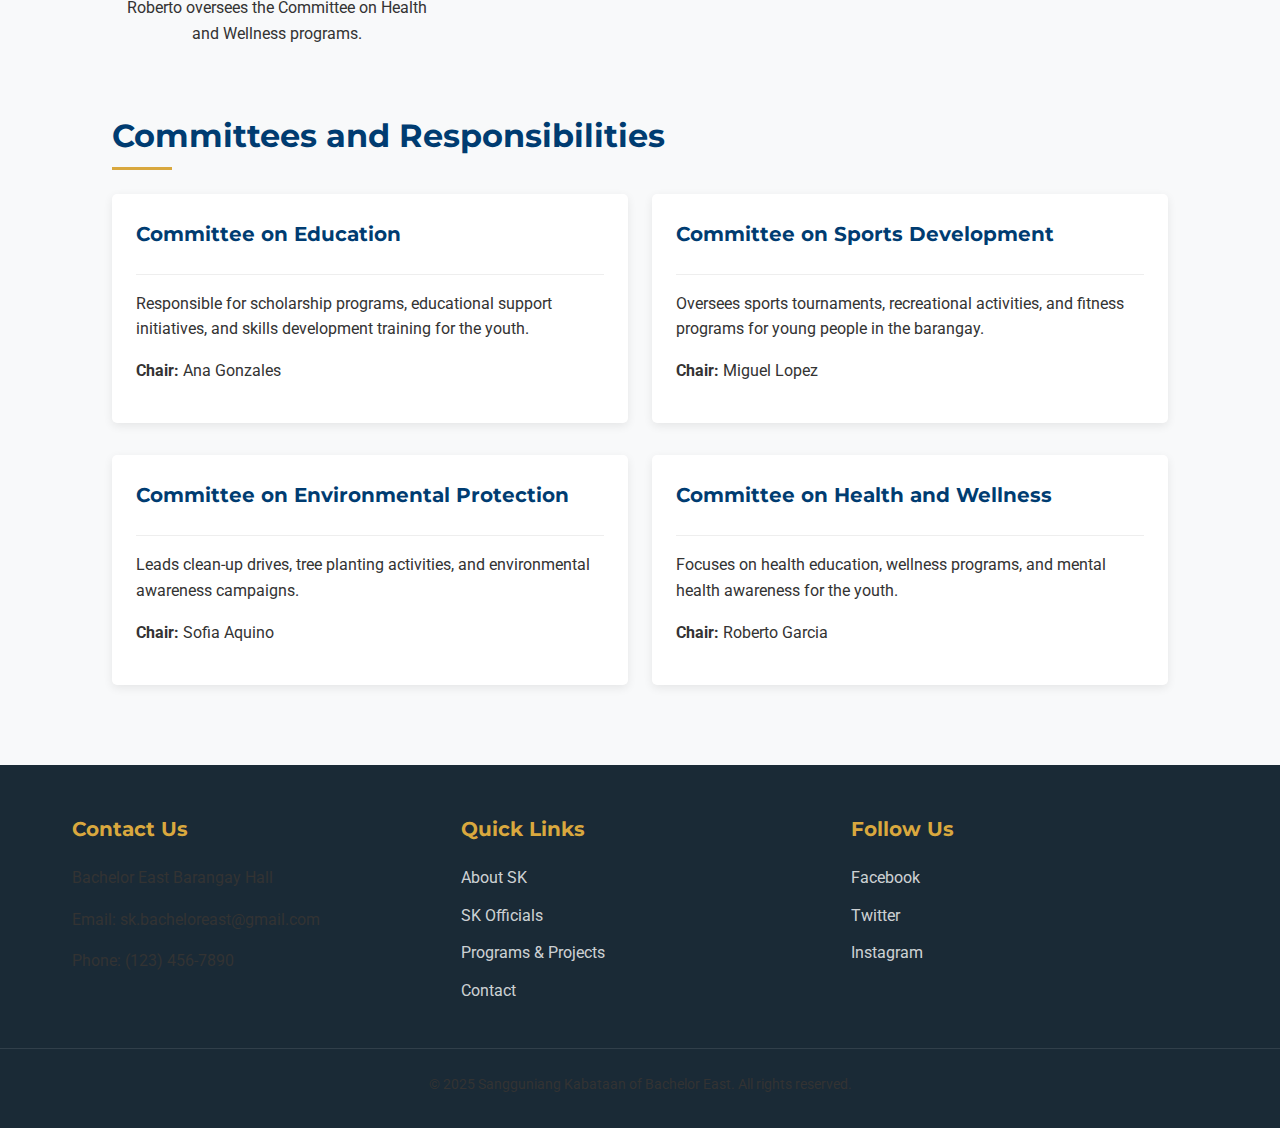
<file: skbeweb1.1/pages/officials.html>
<!DOCTYPE html>
<html lang="en">
<head>
    <meta charset="UTF-8">
    <meta name="viewport" content="width=device-width, initial-scale=1.0">
    <title>Officials | Sangguniang Kabataan of Bachelor East</title>
    <link href="https://fonts.googleapis.com/css2?family=Montserrat:wght@400;500;700&family=Roboto:wght@300;400;500&display=swap" rel="stylesheet">
    <link rel="stylesheet" href="../css/bootstrap.min.css">
    <link rel="stylesheet" href="../css/main.css">
</head>
<body>
    <header>
        <div class="header-top">
            <div class="logo">
                <img src="../assets/images/logo.png" alt="Sangguniang Kabataan Logo">
                <div class="logo-text">
                    <h1>Sangguniang Kabataan</h1>
                    <span>Bachelor East, Natividad, Pangasinan</span>
                </div>
            </div>
            <!-- Add mobile menu toggle button -->
            <button class="mobile-nav-toggle" aria-label="Toggle navigation menu">
                <span class="hamburger-icon"></span>
            </button>
        </div>
        <nav>
            <div class="nav-container">
                <ul id="main-nav">
                    <li><a href="../index.html">Home</a></li>
                    <li><a href="about.html">About</a></li>
                    <li><a href="officials.html"class="active">Officials</a></li>
                    <li><a href="programs.html">Programs</a></li>
                    <li><a href="events.html">Events</a></li>
                    <li><a href="announcements.html">Announcements</a></li>
                    <li><a href="services.html">Services</a></li>
                    <li><a href="gallery.html">Gallery</a></li>
                    <li><a href="contact.html">Contact</a></li>
                </ul>
            </div>
        </nav>
    </header>
    
    <section class="hero">
        <div class="overlay"></div>
        <div class="container">
            <h2>SK Officials</h2>
            <p>Meet the dedicated youth leaders serving Bachelor East.</p>
        </div>
    </section>
    
    <main>
        <div class="container">
            <section class="section">
                <h2>Current SK Administration (2023-2025)</h2>
                <p>Our Sangguniang Kabataan officials are committed to serving the youth of Bachelor East through responsive leadership and innovative programs.</p>
                
                <div class="officials-grid">
                    <div class="official-card">
                        <img src="../assets/images/logo.png" alt="SK Chairperson">
                        <h3 class="official-name">Juan Dela Cruz</h3>
                        <p class="official-position">SK Chairperson</p>
                        <p>As the Chairperson, Juan leads the SK Council and represents the youth in the Barangay Council of Bachelor East.</p>
                    </div>
                    
                    <div class="official-card">
                        <img src="../assets/images/logo.png" alt="SK Secretary">
                        <h3 class="official-name">Maria Santos</h3>
                        <p class="official-position">SK Secretary</p>
                        <p>Maria maintains the records of all SK meetings and manages official communications.</p>
                    </div>
                    
                    <div class="official-card">
                        <img src="../assets/images/logo.png" alt="SK Treasurer">
                        <h3 class="official-name">Carlos Reyes</h3>
                        <p class="official-position">SK Treasurer</p>
                        <p>Carlos is responsible for the financial management and budget allocation of SK funds.</p>
                    </div>
                    
                    <div class="official-card">
                        <img src="../assets/images/logo.png" alt="SK Kagawad">
                        <h3 class="official-name">Ana Gonzales</h3>
                        <p class="official-position">SK Kagawad</p>
                        <p>Ana leads the Committee on Education and oversees scholarship programs.</p>
                    </div>
                    
                    <div class="official-card">
                        <img src="../assets/images/logo.png" alt="SK Kagawad">
                        <h3 class="official-name">Miguel Lopez</h3>
                        <p class="official-position">SK Kagawad</p>
                        <p>Miguel heads the Committee on Sports Development and recreational activities.</p>
                    </div>
                    
                    <div class="official-card">
                        <img src="../assets/images/logo.png" alt="SK Kagawad">
                        <h3 class="official-name">Sofia Aquino</h3>
                        <p class="official-position">SK Kagawad</p>
                        <p>Sofia leads the Committee on Environmental Protection and community clean-ups.</p>
                    </div>
                    
                    <div class="official-card">
                        <img src="../assets/images/logo.png" alt="SK Kagawad">
                        <h3 class="official-name">Roberto Garcia</h3>
                        <p class="official-position">SK Kagawad</p>
                        <p>Roberto oversees the Committee on Health and Wellness programs.</p>
                    </div>
                </div>
            </section>
            
            <section class="section">
                <h2>Committees and Responsibilities</h2>
                <div class="row">
                    <div class="col-md-6">
                        <div class="card">
                            <div class="card-header">
                                <h3 class="card-title">Committee on Education</h3>
                            </div>
                            <p>Responsible for scholarship programs, educational support initiatives, and skills development training for the youth.</p>
                            <p><strong>Chair:</strong> Ana Gonzales</p>
                        </div>
                    </div>
                    
                    <div class="col-md-6">
                        <div class="card">
                            <div class="card-header">
                                <h3 class="card-title">Committee on Sports Development</h3>
                            </div>
                            <p>Oversees sports tournaments, recreational activities, and fitness programs for young people in the barangay.</p>
                            <p><strong>Chair:</strong> Miguel Lopez</p>
                        </div>
                    </div>
                    
                    <div class="col-md-6">
                        <div class="card">
                            <div class="card-header">
                                <h3 class="card-title">Committee on Environmental Protection</h3>
                            </div>
                            <p>Leads clean-up drives, tree planting activities, and environmental awareness campaigns.</p>
                            <p><strong>Chair:</strong> Sofia Aquino</p>
                        </div>
                    </div>
                    
                    <div class="col-md-6">
                        <div class="card">
                            <div class="card-header">
                                <h3 class="card-title">Committee on Health and Wellness</h3>
                            </div>
                            <p>Focuses on health education, wellness programs, and mental health awareness for the youth.</p>
                            <p><strong>Chair:</strong> Roberto Garcia</p>
                        </div>
                    </div>
                </div>
            </section>
        </div>
    </main>
    
    <footer>
        <div class="footer-content">
            <div class="footer-column">
                <h3>Contact Us</h3>
                <p>Bachelor East Barangay Hall</p>
                <p>Email: sk.bacheloreast@gmail.com</p>
                <p>Phone: (123) 456-7890</p>
            </div>
            <div class="footer-column">
                <h3>Quick Links</h3>
                <ul>
                    <li><a href="about.html">About SK</a></li>
                    <li><a href="officials.html">SK Officials</a></li>
                    <li><a href="programs.html">Programs & Projects</a></li>
                    <li><a href="contact.html">Contact</a></li>
                </ul>
            </div>
            <div class="footer-column">
                <h3>Follow Us</h3>
                <ul>
                    <li><a href="#">Facebook</a></li>
                    <li><a href="#">Twitter</a></li>
                    <li><a href="#">Instagram</a></li>
                </ul>
            </div>
        </div>
        <div class="footer-bottom">
            <p>&copy; 2025 Sangguniang Kabataan of Bachelor East. All rights reserved.</p>
        </div>
    </footer>
    
    <script src="../js/main.js"></script>
</body>
</html>
</file>
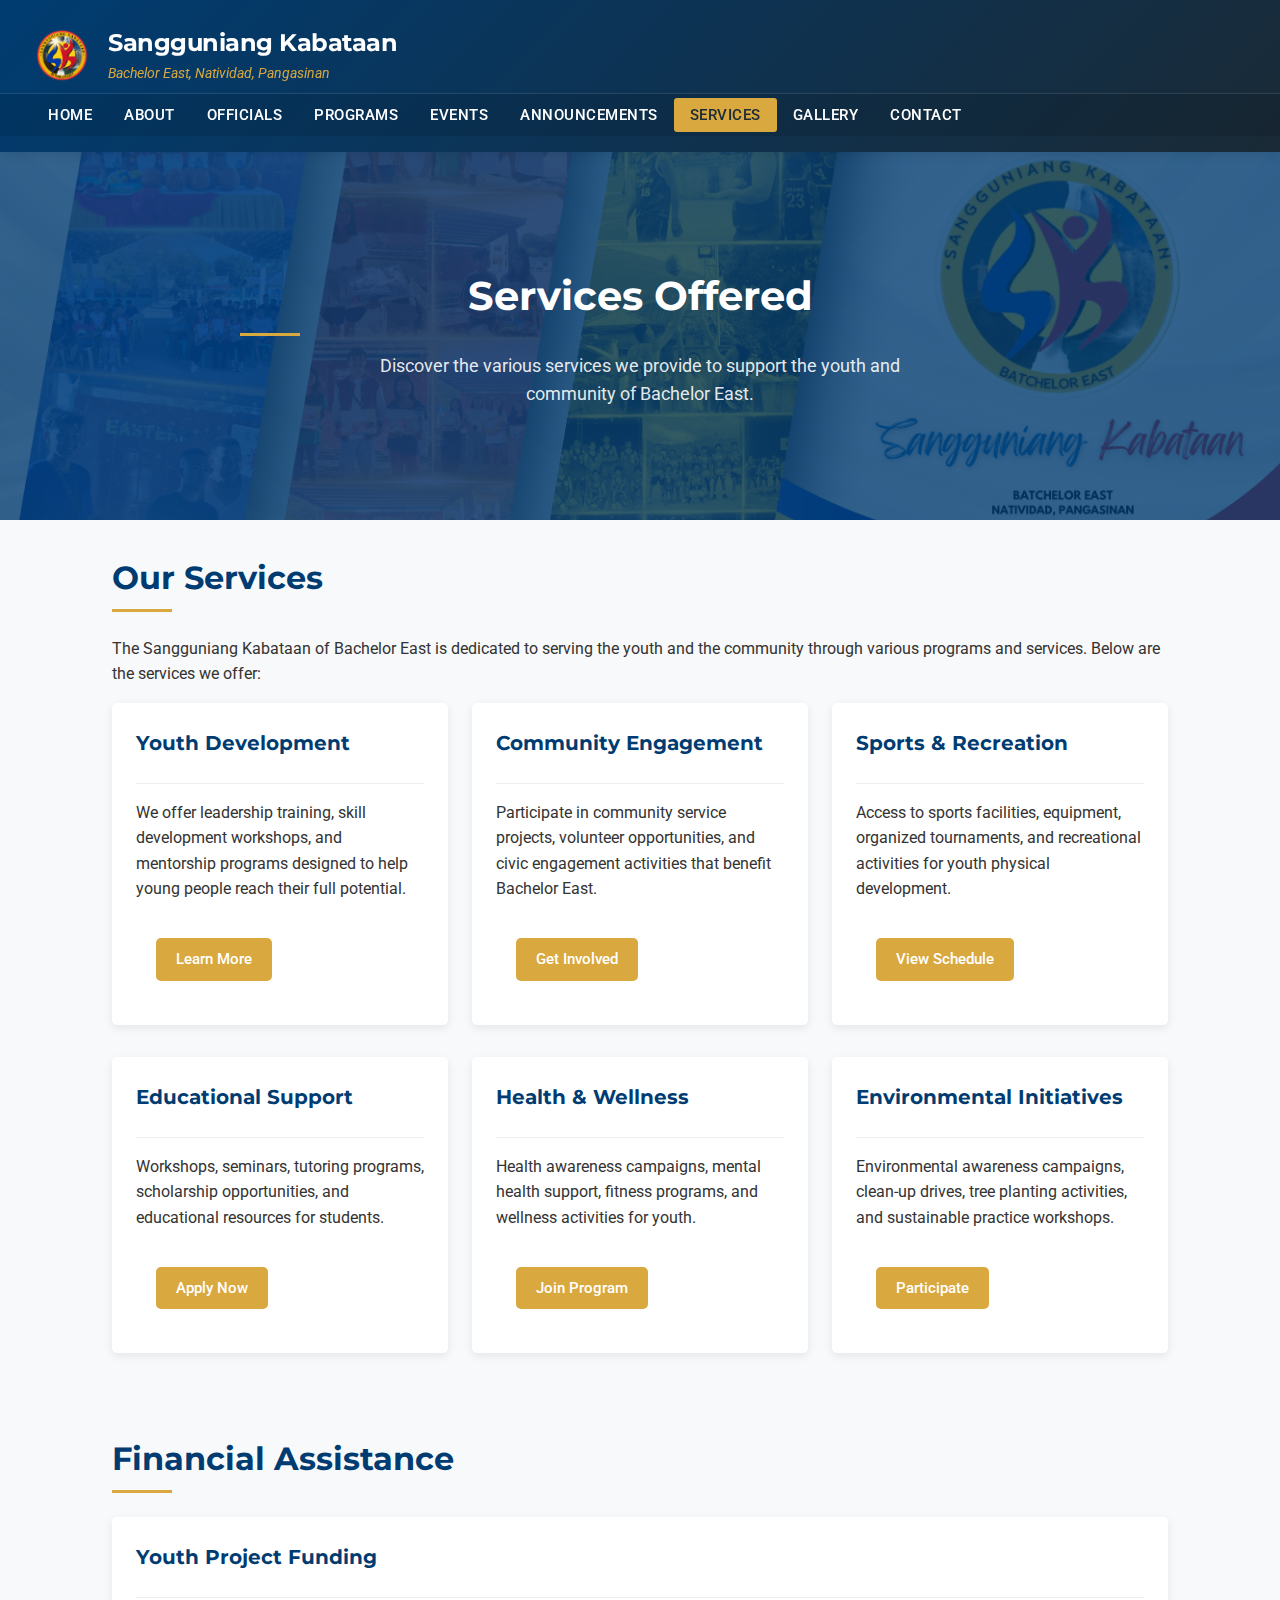
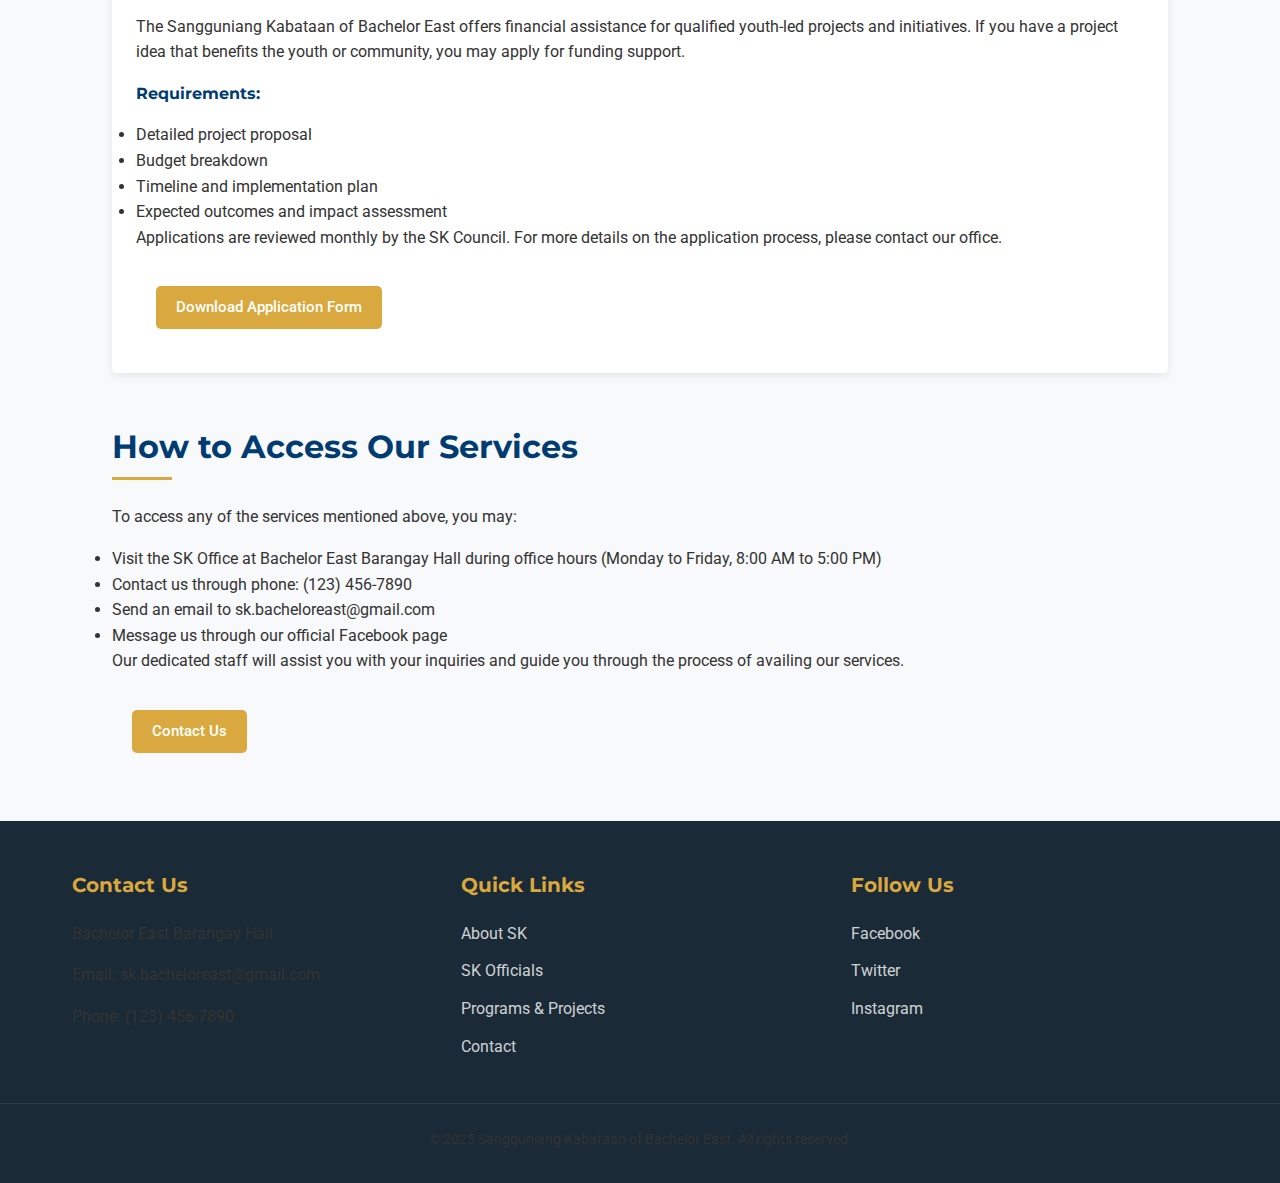
<file: skbeweb1.1/pages/services.html>
<!DOCTYPE html>
<html lang="en">
<head>
    <meta charset="UTF-8">
    <meta name="viewport" content="width=device-width, initial-scale=1.0">
    <title>Services - Sangguniang Kabataan of Bachelor East</title>
    <link href="https://fonts.googleapis.com/css2?family=Montserrat:wght@400;500;700&family=Roboto:wght@300;400;500&display=swap" rel="stylesheet">
    <link rel="stylesheet" href="../css/bootstrap.min.css">
    <link rel="stylesheet" href="../css/main.css">
</head>
<body>
    <header>
        <div class="header-top">
            <div class="logo">
                <img src="../assets/images/logo.png" alt="Sangguniang Kabataan Logo">
                <div class="logo-text">
                    <h1>Sangguniang Kabataan</h1>
                    <span>Bachelor East, Natividad, Pangasinan</span>
                </div>
            </div>
            <!-- Add mobile menu toggle button -->
            <button class="mobile-nav-toggle" aria-label="Toggle navigation menu">
                <span class="hamburger-icon"></span>
            </button>
        </div>
        <nav>
            <div class="nav-container">
                <ul id="main-nav">
                    <li><a href="../index.html">Home</a></li>
                    <li><a href="about.html">About</a></li>
                    <li><a href="officials.html">Officials</a></li>
                    <li><a href="programs.html">Programs</a></li>
                    <li><a href="events.html">Events</a></li>
                    <li><a href="announcements.html">Announcements</a></li>
                    <li><a href="services.html"class="active">Services</a></li>
                    <li><a href="gallery.html">Gallery</a></li>
                    <li><a href="contact.html">Contact</a></li>
                </ul>
            </div>
        </nav>
    </header>
    
    <section class="hero">
        <div class="container">
            <h2>Services Offered</h2>
            <p>Discover the various services we provide to support the youth and community of Bachelor East.</p>
        </div>
    </section>
    
    <main>
        <div class="container">
            <section class="section">
                <h2>Our Services</h2>
                <p>The Sangguniang Kabataan of Bachelor East is dedicated to serving the youth and the community through various programs and services. Below are the services we offer:</p>
                
                <div class="row">
                    <div class="col-md-4">
                        <div class="card">
                            <div class="card-header">
                                <h3 class="card-title">Youth Development</h3>
                            </div>
                            <p>We offer leadership training, skill development workshops, and mentorship programs designed to help young people reach their full potential.</p>
                            <a href="#" class="btn btn-primary">Learn More</a>
                        </div>
                    </div>
                    
                    <div class="col-md-4">
                        <div class="card">
                            <div class="card-header">
                                <h3 class="card-title">Community Engagement</h3>
                            </div>
                            <p>Participate in community service projects, volunteer opportunities, and civic engagement activities that benefit Bachelor East.</p>
                            <a href="#" class="btn btn-primary">Get Involved</a>
                        </div>
                    </div>
                    
                    <div class="col-md-4">
                        <div class="card">
                            <div class="card-header">
                                <h3 class="card-title">Sports & Recreation</h3>
                            </div>
                            <p>Access to sports facilities, equipment, organized tournaments, and recreational activities for youth physical development.</p>
                            <a href="#" class="btn btn-primary">View Schedule</a>
                        </div>
                    </div>
                </div>
                
                <div class="row">
                    <div class="col-md-4">
                        <div class="card">
                            <div class="card-header">
                                <h3 class="card-title">Educational Support</h3>
                            </div>
                            <p>Workshops, seminars, tutoring programs, scholarship opportunities, and educational resources for students.</p>
                            <a href="#" class="btn btn-primary">Apply Now</a>
                        </div>
                    </div>
                    
                    <div class="col-md-4">
                        <div class="card">
                            <div class="card-header">
                                <h3 class="card-title">Health & Wellness</h3>
                            </div>
                            <p>Health awareness campaigns, mental health support, fitness programs, and wellness activities for youth.</p>
                            <a href="#" class="btn btn-primary">Join Program</a>
                        </div>
                    </div>
                    
                    <div class="col-md-4">
                        <div class="card">
                            <div class="card-header">
                                <h3 class="card-title">Environmental Initiatives</h3>
                            </div>
                            <p>Environmental awareness campaigns, clean-up drives, tree planting activities, and sustainable practice workshops.</p>
                            <a href="#" class="btn btn-primary">Participate</a>
                        </div>
                    </div>
                </div>
            </section>
            
            <section class="section">
                <h2>Financial Assistance</h2>
                <div class="card">
                    <div class="card-header">
                        <h3 class="card-title">Youth Project Funding</h3>
                    </div>
                    <p>The Sangguniang Kabataan of Bachelor East offers financial assistance for qualified youth-led projects and initiatives. If you have a project idea that benefits the youth or community, you may apply for funding support.</p>
                    <h4>Requirements:</h4>
                    <ul>
                        <li>Detailed project proposal</li>
                        <li>Budget breakdown</li>
                        <li>Timeline and implementation plan</li>
                        <li>Expected outcomes and impact assessment</li>
                    </ul>
                    <p>Applications are reviewed monthly by the SK Council. For more details on the application process, please contact our office.</p>
                    <a href="#" class="btn btn-primary">Download Application Form</a>
                </div>
            </section>
            
            <section class="section">
                <h2>How to Access Our Services</h2>
                <p>To access any of the services mentioned above, you may:</p>
                <ul>
                    <li>Visit the SK Office at Bachelor East Barangay Hall during office hours (Monday to Friday, 8:00 AM to 5:00 PM)</li>
                    <li>Contact us through phone: (123) 456-7890</li>
                    <li>Send an email to sk.bacheloreast@gmail.com</li>
                    <li>Message us through our official Facebook page</li>
                </ul>
                <p>Our dedicated staff will assist you with your inquiries and guide you through the process of availing our services.</p>
                <a href="contact.html" class="btn btn-primary">Contact Us</a>
            </section>
        </div>
    </main>
    
    <footer>
        <div class="footer-content">
            <div class="footer-column">
                <h3>Contact Us</h3>
                <p>Bachelor East Barangay Hall</p>
                <p>Email: sk.bacheloreast@gmail.com</p>
                <p>Phone: (123) 456-7890</p>
            </div>
            <div class="footer-column">
                <h3>Quick Links</h3>
                <ul>
                    <li><a href="about.html">About SK</a></li>
                    <li><a href="officials.html">SK Officials</a></li>
                    <li><a href="programs.html">Programs & Projects</a></li>
                    <li><a href="contact.html">Contact</a></li>
                </ul>
            </div>
            <div class="footer-column">
                <h3>Follow Us</h3>
                <ul>
                    <li><a href="#">Facebook</a></li>
                    <li><a href="#">Twitter</a></li>
                    <li><a href="#">Instagram</a></li>
                </ul>
            </div>
        </div>
        <div class="footer-bottom">
            <p>&copy; 2025 Sangguniang Kabataan of Bachelor East. All rights reserved.</p>
        </div>
    </footer>
    
    <script src="../js/main.js"></script>
</body>
</html>
</file>
<file: skbeweb1.1/css/main.css>
/* Professional Government Website Styles */
:root {
    --primary: #003c71;    /* Deep blue - main brand color */
    --secondary: #d9a83e;  /* Gold accent - represents prestige */
    --dark: #1a2a36;       /* Dark blue - for footer/accents */
    --light: #f8f9fa;      /* Light background */
    --text: #333333;       /* Main text color */
    --success: #2e7d32;    /* Green for success states */
    --danger: #c62828;     /* Red for alerts/important notices */
}

* {
    margin: 0;
    padding: 0;
    box-sizing: border-box;
}

body {
    font-family: 'Roboto', 'Noto Sans', sans-serif;
    line-height: 1.6;
    color: var(--text);
    background-color: var(--light);
}

/* Typography */
h1, h2, h3, h4, h5, h6 {
    font-family: 'Montserrat', 'Arial', sans-serif;
    font-weight: 700;
    margin-bottom: 1rem;
    color: var(--primary);
}

h1 {
    font-size: 2.5rem;
    letter-spacing: -0.5px;
}

h2 {
    font-size: 2rem;
    position: relative;
    padding-bottom: 0.5rem;
    margin-bottom: 1.5rem;
}

h2::after {
    content: '';
    position: absolute;
    left: 0;
    bottom: 0;
    height: 3px;
    width: 60px;
    background-color: var(--secondary);
}

p {
    margin-bottom: 1rem;
    color: var(--text);
}

/* Header & Navigation */
header {
    background: linear-gradient(135deg, var(--primary) 0%, var(--dark) 100%);
    color: #ffffff;
    padding: 1rem 0;
    box-shadow: 0 2px 10px rgba(0, 0, 0, 0.1);
    position: sticky;
    top: 0;
    z-index: 1000;
}

.header-top {
    display: flex;
    justify-content: space-between;
    align-items: center;
    padding: 0.5rem 2rem;
    border-bottom: 1px solid rgba(255, 255, 255, 0.1);
}

.logo {
    display: flex;
    align-items: center;
}

.logo img {
    height: 60px;
    margin-right: 1rem;
}

.logo-text {
    display: flex;
    flex-direction: column;
}

.logo-text h1 {
    font-size: 1.5rem;
    margin: 0;
    color: white;
}

.logo-text span {
    font-size: 0.9rem;
    color: var(--secondary);
    font-style: italic;
}

nav {
    background-color: rgba(0, 0, 0, 0.1);
    padding: 0.5rem 2rem;
}

.nav-container {
    display: flex;
    justify-content: space-between;
    align-items: center;
}

nav ul {
    display: flex;
    list-style: none;
    margin: 0;
    padding: 0;
}

nav a {
    color: #ffffff;
    text-decoration: none;
    padding: 0.5rem 1rem;
    font-weight: 500;
    transition: all 0.3s ease;
    border-radius: 3px;
    font-size: 0.95rem;
    text-transform: uppercase;
    letter-spacing: 0.5px;
}

nav a:hover {
    background-color: rgba(255, 255, 255, 0.15);
    text-decoration: none;
}

nav a.active {
    background-color: var(--secondary);
    color: var(--dark);
}

/* Mobile Navigation */
.mobile-nav-toggle {
    display: none;
    background: transparent;
    border: none;
    cursor: pointer;
    width: 40px;
    height: 40px;
    position: relative;
    z-index: 1001;
}

.hamburger-icon {
    display: block;
    position: relative;
    width: 30px;
    height: 3px;
    background-color: white;
    transition: background 0.2s ease-out;
}

.hamburger-icon::before,
.hamburger-icon::after {
    content: '';
    position: absolute;
    width: 100%;
    height: 100%;
    background-color: white;
    transition: all 0.3s ease-out;
    left: 0;
}

.hamburger-icon::before {
    top: -8px;
}

.hamburger-icon::after {
    top: 8px;
}

/* Main Content */
.container {
    width: 85%;
    max-width: 1200px;
    margin: 2rem auto;
    padding: 0 1rem;
}

.section {
    margin-bottom: 3rem;
}

/* Cards & Components */
.card {
    background: #ffffff;
    border-radius: 5px;
    box-shadow: 0 3px 10px rgba(0, 0, 0, 0.08);
    padding: 1.5rem;
    margin-bottom: 2rem;
    transition: transform 0.3s ease, box-shadow 0.3s ease;
    border: none;
}

.card:hover {
    transform: translateY(-5px);
    box-shadow: 0 5px 15px rgba(0, 0, 0, 0.1);
}

.card-header {
    border-bottom: 1px solid #eee;
    padding-bottom: 1rem;
    margin-bottom: 1rem;
}

.card-title {
    color: var(--primary);
    font-size: 1.25rem;
    margin-bottom: 0.5rem;
}

/* Announcements */
.announcement {
    border-left: 4px solid var(--secondary);
    padding-left: 1rem;
}

.announcement-date {
    color: #666;
    font-size: 0.9rem;
    margin-bottom: 0.5rem;
}

/* Officials */
.officials-grid {
    display: grid;
    grid-template-columns: repeat(auto-fill, minmax(250px, 1fr));
    gap: 2rem;
}

.official-card {
    text-align: center;
}

.official-card img {
    width: 150px;
    height: 150px;
    border-radius: 50%;
    object-fit: cover;
    border: 3px solid var(--primary);
}

.official-name {
    margin: 0.75rem 0 0.25rem;
    font-size: 1.1rem;
}

.official-position {
    color: var(--secondary);
    font-weight: 500;
    font-size: 0.9rem;
}

/* Buttons */
.btn {
    display: inline-block;
    margin: 20px;
    font-weight: 500;
    text-align: center;
    white-space: nowrap;
    vertical-align: middle;
    user-select: none;
    border: none;
    padding: 0.625rem 1.25rem;
    font-size: 0.95rem;
    line-height: 1.5;
    border-radius: 5px;
    transition: all 0.2s ease-in-out;
    cursor: pointer;
    text-decoration: none;
}

.btn-primary {
    background-color: var(--secondary);
    color: white;
}

.btn-primary:hover {
    background-color: darken(var(--primary), 10%);
    transform: translateY(-2px);
    box-shadow: 0 5px 15px rgba(0, 0, 0, 0.1);
}

.btn-secondary {
    background-color: var(--secondary);
    color: var(--dark);
}

.btn-outline {
    background-color: transparent;
    border: 2px solid white;
    color: white;
}

.btn-outline:hover {
    background-color: var(--primary);
    color: white;
}

/* Hero section */
.hero {
    background: linear-gradient(rgba(0, 60, 113, 0.8), rgba(0, 60, 113, 0.8)), 
                url('../assets/images/bg1.png');
    background-size: cover;
    background-position: center;
    color: white;
    padding: 5rem 2rem;
    text-align: center;
    margin-bottom: 2rem;
}

.hero h2 {
    color: white;
    font-size: 2.5rem;
    max-width: 800px;
    margin: 0 auto 1rem;
}

.hero p {
    max-width: 600px;
    margin: 0 auto 2rem;
    color: rgba(255, 255, 255, 0.9);
    font-size: 1.1rem;
}

/* Footer */
footer {
    background: var(--dark);
    color: #ffffff;
    padding: 3rem 0 1rem;
}

.footer-content {
    display: grid;
    grid-template-columns: repeat(auto-fit, minmax(250px, 1fr));
    gap: 2rem;
    max-width: 1200px;
    margin: 0 auto 2rem;
    padding: 0 2rem;
}

.footer-column h3 {
    color: var(--secondary);
    margin-bottom: 1.25rem;
    font-size: 1.25rem;
}

.footer-column ul {
    list-style: none;
    padding: 0;
}

.footer-column li {
    margin-bottom: 0.75rem;
}

.footer-column a {
    color: rgba(255, 255, 255, 0.8);
    text-decoration: none;
    transition: color 0.3s ease;
}

.footer-column a:hover {
    color: var(--secondary);
}

.footer-bottom {
    text-align: center;
    padding-top: 1.5rem;
    border-top: 1px solid rgba(255, 255, 255, 0.1);
    font-size: 0.9rem;
    color: rgba(255, 255, 255, 0.6);
}

/* Add this to your existing CSS file */

/* Hamburger icon animation */
.hamburger-icon.open {
    background-color: transparent !important;
}

.hamburger-icon.open::before {
    transform: rotate(45deg);
    top: 0;
}

.hamburger-icon.open::after {
    transform: rotate(-45deg);
    top: 0;
}

/* For focusing mobile nav toggle for accessibility */
.mobile-nav-toggle:focus {
    outline: 2px solid var(--secondary);
    outline-offset: 2px;
}

.announcements {
    padding: 40px 0;
    background-color: #f8f9fa;
}

.announcement-item {
    margin-bottom: 30px;
    padding: 20px;
    border-left: 4px solid #0d6efd;
    background-color: white;
    box-shadow: 0 2px 4px rgba(0,0,0,0.1);
}

.announcement-date {
    color: #6c757d;
    font-size: 0.9rem;
    margin-bottom: 10px;
}
.announcement-info {
    display: flex;
    justify-content: space-between;
    flex-wrap: wrap;
    color: #6c757d;
    font-size: 0.9rem;
    margin-bottom: 10px;
}

.announcement-author {
    font-style: italic;
}

/* Home page announcement cards */
.card.announcement {
    transition: transform 0.2s ease, box-shadow 0.2s ease;
    height: 100%;
    display: flex;
    flex-direction: column;
}

.card.announcement:hover {
    transform: translateY(-5px);
    box-shadow: 0 10px 20px rgba(0,0,0,0.1);
}

.card.announcement .card-body {
    flex: 1 1 auto;
}

.card.announcement .card-footer {
    padding-top: 0;
    margin-top: auto;
}

.announcement-date {
    font-size: 0.85rem;
    color: #6c757d;
}

.announcement-link {
    display: inline-block;
    padding: 8px 20px;
    font-weight: 500;
    text-decoration: none;
    border-radius: 4px;
    transition: all 0.3s ease;
}

.btn-primary.announcement-link {
    background-color: #ffffff;
    color: rgb(0, 0, 0);
    border: 2px solid #0d6efd;
}

.btn-primary.announcement-link:hover {
    background-color: var(--secondary);
    border-color: #0b5ed7;
    box-shadow: 0 2px 8px rgba(13, 110, 253, 0.4);
}

.btn-outline.announcement-link {
    background-color: transparent;
    color: #0d6efd;
    border: 2px solid #0d6efd;
}

.btn-outline.announcement-link:hover {
    background-color: #0d6efd;
    color: white;
    box-shadow: 0 2px 8px rgba(13, 110, 253, 0.4);
}
/* SK Chairperson Section */
.chairperson-section {
    padding: 50px 0;
    background-color: #f8f9fa;
}

.chairperson-image {
    max-width: 250px;
    border: 5px solid white;
    box-shadow: 0 5px 15px rgba(0,0,0,0.1);
    transition: transform 0.3s ease;
}

.chairperson-image:hover {
    transform: scale(1.05);
}

.chairperson-name {
    font-size: 1.75rem;
    font-weight: 700;
    margin-bottom: 0;
    color: #333;
}

.chairperson-title {
    font-size: 1.1rem;
    color: #666;
    font-style: italic;
}

.chairperson-message blockquote {
    border-left: 4px solid #0d6efd;
    padding-left: 20px;
    font-style: italic;
    margin-bottom: 20px;
}

.chairperson-message p {
    font-size: 1.1rem;
    line-height: 1.7;
}


/* Responsive adjustments */
@media (max-width: 768px) {
    .chairperson-section {
        text-align: center;
    }
    
    .chairperson-message blockquote {
        border-left: none;
        padding-left: 0;
        border-top: 2px solid #0d6efd;
        border-bottom: 2px solid #0d6efd;
        padding: 15px 0;
    }
}
/* Responsive design */
@media (max-width: 992px) {
    .container {
        width: 95%;
    }
    
    h1 {
        font-size: 2.2rem;
    }
    
    h2 {
        font-size: 1.8rem;
    }

    .row {
        flex-wrap: wrap;
    }
    
    .col-md-4, .col-md-6 {
        width: 100%;
        padding: 0 10px;
    }
    
    .officials-grid {
        grid-template-columns: repeat(auto-fill, minmax(200px, 1fr));
    }
}

@media (max-width: 768px) {
    .header-top {
        flex-direction: column;
        text-align: center;
        padding: 1rem;
    }
    
    .logo {
        margin-bottom: 1rem;
        justify-content: center;
        flex-direction: column;
        text-align: center;
    }
    
    .logo img {
        height: 50px;
        margin: 0 0 0.5rem 0;
    }
    
    .logo-text h1 {
        font-size: 1.2rem;
    }
    
    .logo-text span {
        font-size: 0.8rem;
    }
    
    nav ul {
        flex-direction: column;
        align-items: center;
    }
    
    nav li {
        margin: 0.5rem 0;
    }
    
    .hero {
        padding: 3rem 1rem;
    }
    
    .hero h2 {
        font-size: 2rem;
    }

    /* Show mobile toggle button */
    .mobile-nav-toggle {
        display: block;
        position: absolute;
        top: 1rem;
        right: 1rem;
    }
    
    /* Mobile navigation menu styling */
    .nav-container {
        width: 100%;
    }
    
    nav {
        position: absolute;
        top: 100%;
        left: 0;
        width: 100%;
        background-color: white;
        box-shadow: 0 5px 15px rgba(0,0,0,0.1);
        max-height: 0;
        overflow: hidden;
        transition: max-height 0.4s ease;
        z-index: 1000;
    }
    
    /* When menu is open, make it full height */
    nav.open {
        max-height: calc(100vh - 80px); /* Adjust based on your header height */
        overflow-y: auto;
    }
    
    /* Container for the nav items */
    .nav-container {
        padding: 15px 0;
    }
    
    /* Style for the navigation menu */
    #main-nav {
        display: flex;
        flex-direction: column;
        padding: 0;
        margin: 0;
        list-style: none;
    }
    
    /* Style for each navigation item */
    #main-nav li {
        margin: 0;
        width: 100%;
    }
    
    /* Style for navigation links */
    #main-nav a {
        display: block;
        padding: 15px 20px;
        color: #333;
        text-decoration: none;
        font-weight: 500;
        border-bottom: 1px solid rgba(0,0,0,0.05);
        transition: background-color 0.2s;
    }
    
    /* Active and hover states */
    #main-nav a:hover,
    #main-nav a.active {
        background-color: rgba(13, 110, 253, 0.05);
    }
    
    /* Adjust header when menu is open */
    header.has-open-menu {
        background-color: rgba(255, 255, 255, 0.98);
        box-shadow: 0 2px 10px rgba(0,0,0,0.1);
    }
    
    /* Prevent body scrolling when menu is open */
    body.menu-open {
        overflow: hidden;
    }
    /* Hero section */
    .hero {
        padding: 2rem 1rem;
    }
    
    .hero h2 {
        font-size: 1.75rem;
    }
    
    .hero p {
        font-size: 1rem;
    }
    
    .hero .btn {
        display: block;
        width: 100%;
        margin: 0.5rem 0;
    }
    
    /* Cards and sections */
    .card {
        margin-bottom: 1.5rem;
    }
    
    section.section {
        margin-bottom: 2rem;
    }
    
    /* Footer */
    .footer-content {
        grid-template-columns: 1fr;
        text-align: center;
    }
    
    .footer-column {
        margin-bottom: 1.5rem;
    }
}

@media (max-width: 480px) {
    h1 {
        font-size: 1.8rem;
    }
    
    h2 {
        font-size: 1.5rem;
    }
    
    .card {
        padding: 1rem;
    }
    
    .officials-grid {
        grid-template-columns: 1fr;
    }
    
    .container {
        width: 100%;
        padding: 0 15px;
    }
}

/* Make all images responsive */
img {
    max-width: 100%;
    height: auto;
}

/* Responsive table styling */
table {
    width: 100%;
    overflow-x: auto;
    display: block;
}

/* Ensure proper form field sizing */
input, select, textarea {
    max-width: 100%;
}
</file>
